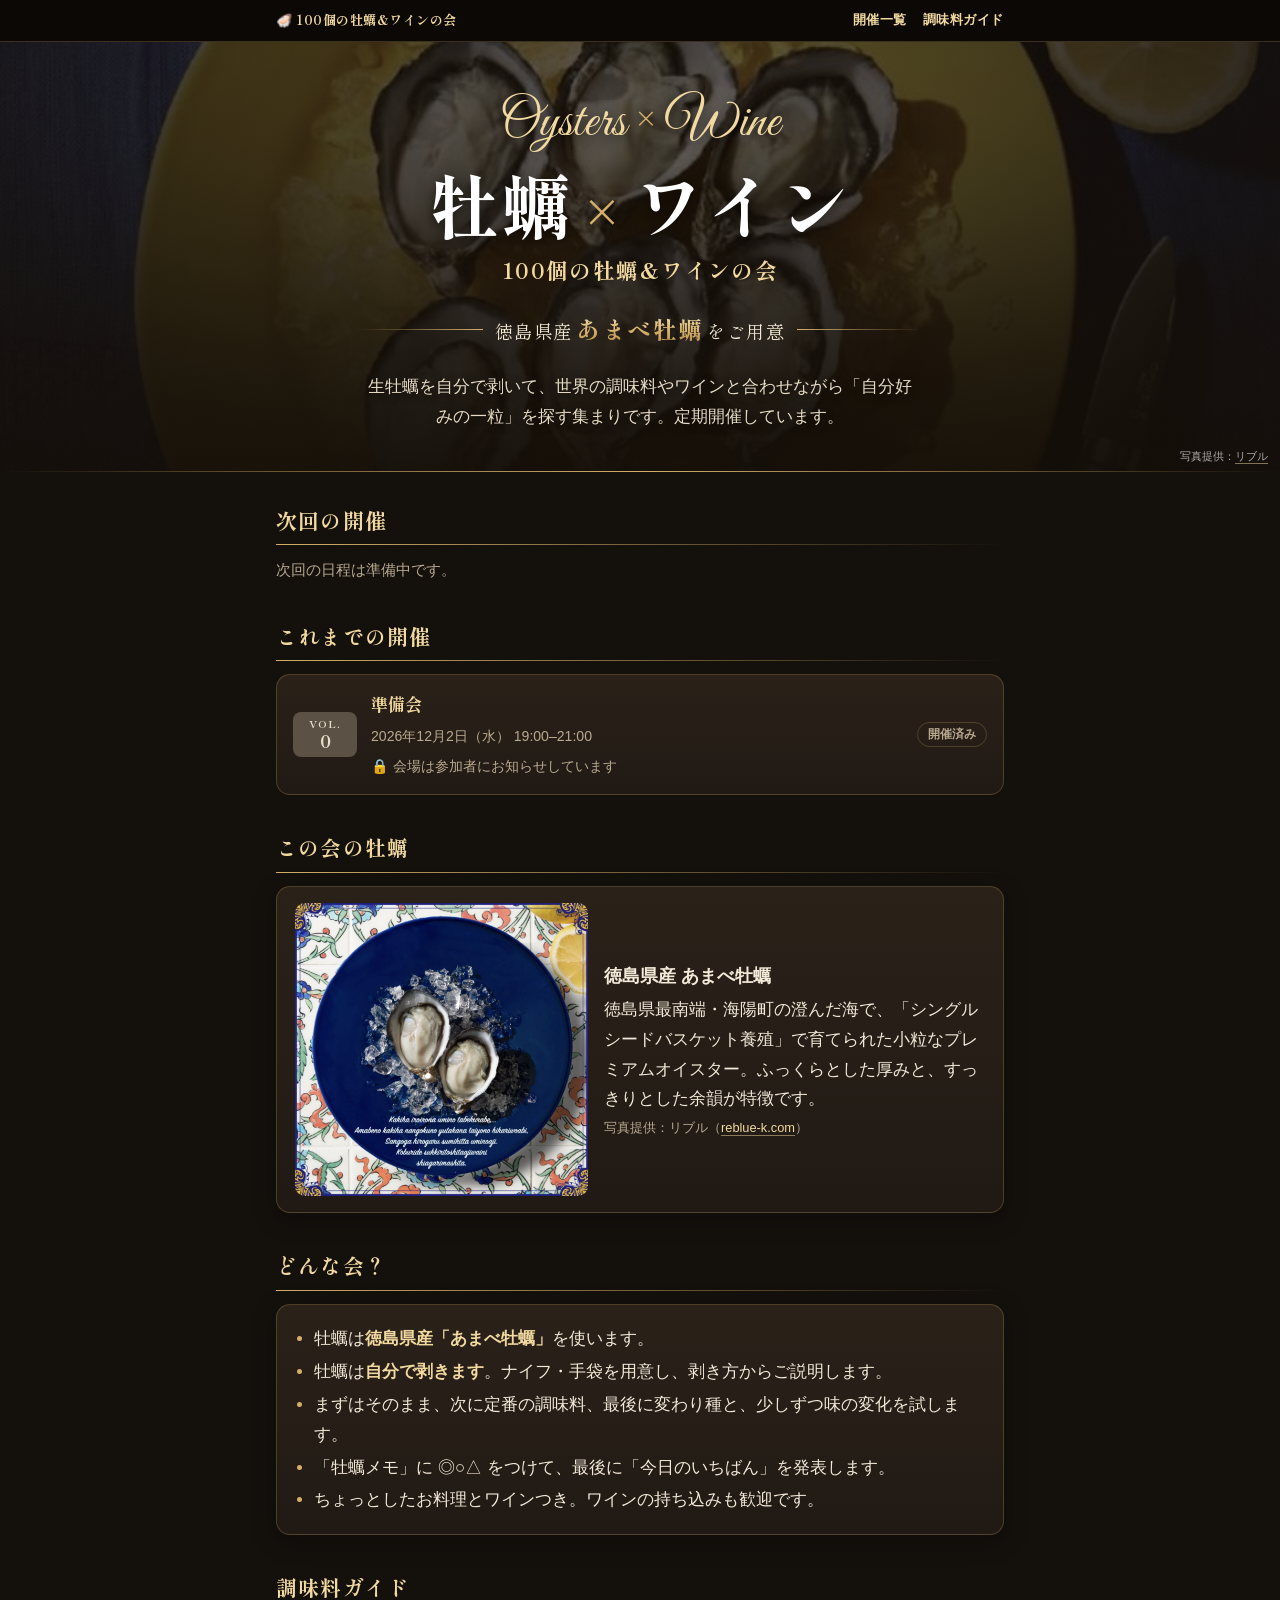
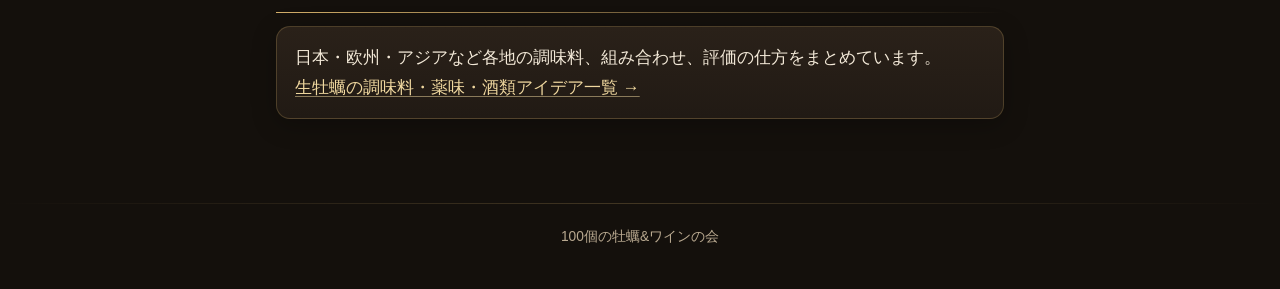
<file: index.html>
<!DOCTYPE html>
<html lang="ja">
<head>
<meta charset="utf-8">
<meta name="viewport" content="width=device-width, initial-scale=1">
<title>牡蠣×ワイン｜100個の牡蠣&amp;ワインの会</title>
<link rel="preconnect" href="https://fonts.googleapis.com">
<link rel="preconnect" href="https://fonts.gstatic.com" crossorigin>
<link rel="stylesheet" href="https://fonts.googleapis.com/css2?family=Great+Vibes&family=Shippori+Mincho:wght@600;700;800&display=swap">
<link rel="stylesheet" href="assets/site.css?v=202611261133">
</head>
<body>

<nav class="sitebar"><div class="wrap">
  <a class="home" href="./">🦪 100個の牡蠣&amp;ワインの会</a>
  <a href="#events">開催一覧</a>
  <a href="guide/">調味料ガイド</a>
</div></nav>

<header class="hero photo"><div class="wrap">
    <div class="script">Oysters<span class="x">×</span>Wine</div>
    <h1 class="catch">牡蠣<span class="x">×</span>ワイン</h1>
    <div class="series">100個の牡蠣&amp;ワインの会</div>
    <div class="ribbon"><span>徳島県産<b>あまべ牡蠣</b>をご用意</span></div>
    <p class="lead">生牡蠣を自分で剥いて、世界の調味料やワインと合わせながら「自分好みの一粒」を探す集まりです。定期開催しています。</p>
  </div>
  <div class="hero-credit">写真提供：<a href="https://reblue-k.com/amabe-oyster/" target="_blank" rel="noopener">リブル</a></div>
</header>

<main><div class="wrap">

<section id="next">
  <h2>次回の開催</h2>
  <ul class="events" id="next-list"></ul>
</section>

<section id="events">
  <h2>これまでの開催</h2>
  <ul class="events" id="past-list"></ul>
</section>

<section id="oyster">
  <h2>この会の牡蠣</h2>
  <div class="card feature-photo">
    <img src="assets/img/amabe/oysters-tile.jpg" alt="青い皿にのったあまべ牡蠣" loading="lazy">
    <div>
      <p style="font-size:1.15rem;font-weight:800;color:var(--accent-2)">徳島県産 あまべ牡蠣</p>
      <p>徳島県最南端・海陽町の澄んだ海で、「シングルシードバスケット養殖」で育てられた小粒なプレミアムオイスター。ふっくらとした厚みと、すっきりとした余韻が特徴です。</p>
      <p class="credit">写真提供：リブル（<a href="https://reblue-k.com/amabe-oyster/" target="_blank" rel="noopener">reblue-k.com</a>）</p>
    </div>
  </div>
</section>

<section id="about">
  <h2>どんな会？</h2>
  <div class="card">
    <ul class="pts">
      <li>牡蠣は<strong>徳島県産「あまべ牡蠣」</strong>を使います。</li>
      <li>牡蠣は<strong>自分で剥きます</strong>。ナイフ・手袋を用意し、剥き方からご説明します。</li>
      <li>まずはそのまま、次に定番の調味料、最後に変わり種と、少しずつ味の変化を試します。</li>
      <li>「牡蠣メモ」に ◎○△ をつけて、最後に「今日のいちばん」を発表します。</li>
      <li>ちょっとしたお料理とワインつき。ワインの持ち込みも歓迎です。</li>
    </ul>
  </div>
</section>

<section>
  <h2>調味料ガイド</h2>
  <div class="card">日本・欧州・アジアなど各地の調味料、組み合わせ、評価の仕方をまとめています。<br><a href="guide/">生牡蠣の調味料・薬味・酒類アイデア一覧 →</a></div>
</section>

</div></main>

<footer><div class="wrap">100個の牡蠣&amp;ワインの会</div></footer>

<script src="assets/events.js?v=202611261133"></script>
<script src="assets/presets.js?v=202611261133"></script>
<script src="assets/venue.js?v=202611261133"></script>
<script>
(function(){
  var today=new Date(Date.now()+9*3600e3).toISOString().slice(0,10); // Japan date
  var evs=(window.EVENTS||[]).slice().sort(function(a,b){return a.date<b.date?-1:1});
  var next=evs.filter(function(e){return e.date>=today});
  var past=evs.filter(function(e){return e.date<today}).reverse();
  var W='日月火水木金土';
  function esc(s){return String(s==null?'':s).replace(/[&<>"]/g,function(c){return{'&':'&amp;','<':'&lt;','>':'&gt;','"':'&quot;'}[c]})}
  function fmt(d){var p=d.split('-');var w=W[new Date(Date.UTC(+p[0],p[1]-1,+p[2])).getUTCDay()];return +p[0]+'年'+(+p[1])+'月'+(+p[2])+'日（'+w+'）'}
  function venueName(k){
    var VL=window.VenueLock,v=VL?VL.get(k):(window.VENUES||{})[k];
    if(v&&!v.locked)return esc(v.name)+(v.area?'（'+esc(v.area)+'）':'');
    return '<span class="lock">🔒 会場は参加者にお知らせしています</span>';
  }
  function card(e,isPast){
    return '<li><a class="ev'+(isPast?' past':'')+'" href="'+esc(e.path)+'">'+
      '<span class="no"><small>VOL.</small>'+esc(e.vol)+'</span>'+
      '<span class="body"><span class="ttl">'+esc(e.title||('vol.'+e.vol))+'</span><br>'+
      '<span class="meta">'+fmt(e.date)+(e.start?' '+esc(e.start)+'–'+esc(e.end||''):'')+'<br>'+venueName(e.venue)+'</span></span>'+
      '<span class="badge">'+(isPast?'開催済み':(e===next[0]?'次回':'予定'))+'</span></a></li>';
  }
  document.getElementById('next-list').innerHTML=next.length?next.map(function(e){return card(e,false)}).join(''):'<li class="empty">次回の日程は準備中です。</li>';
  document.getElementById('past-list').innerHTML=past.length?past.map(function(e){return card(e,true)}).join(''):'<li class="empty">まだありません。</li>';
})();
</script>
</body>
</html>
</file>
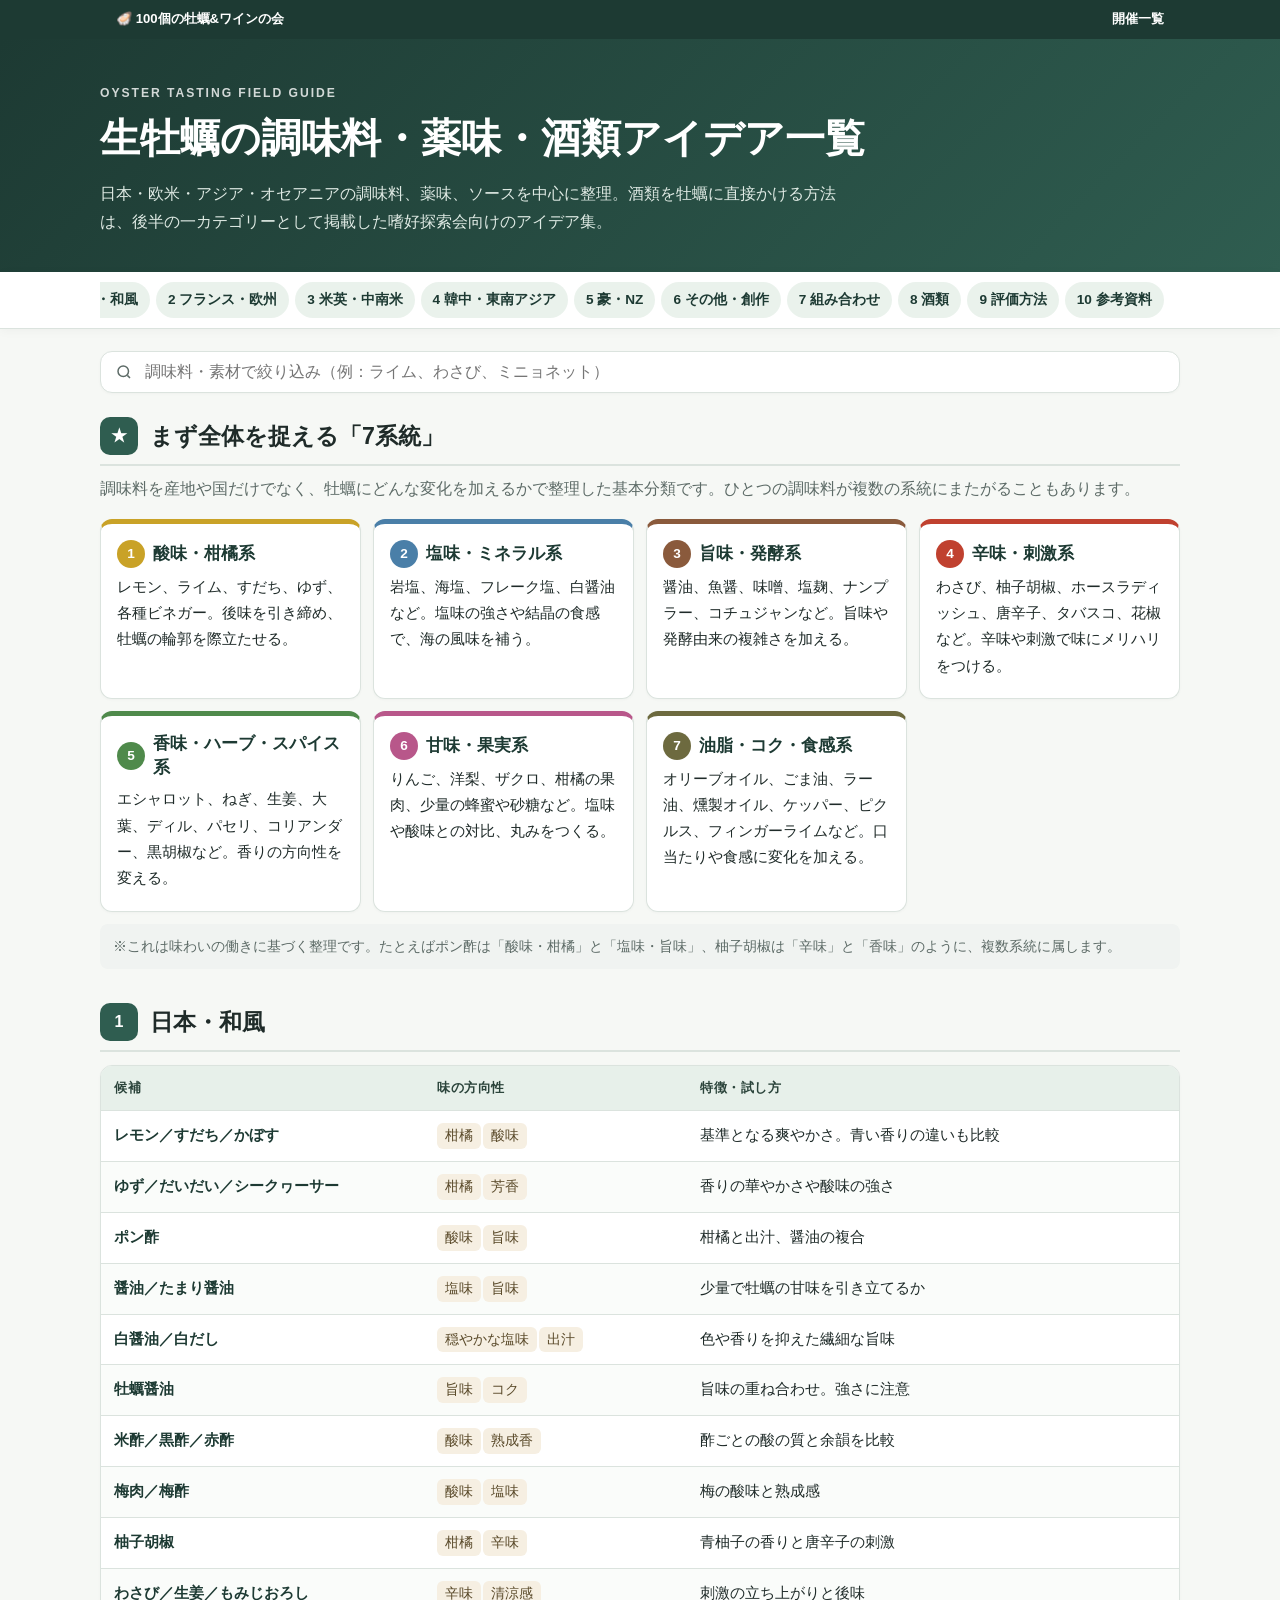
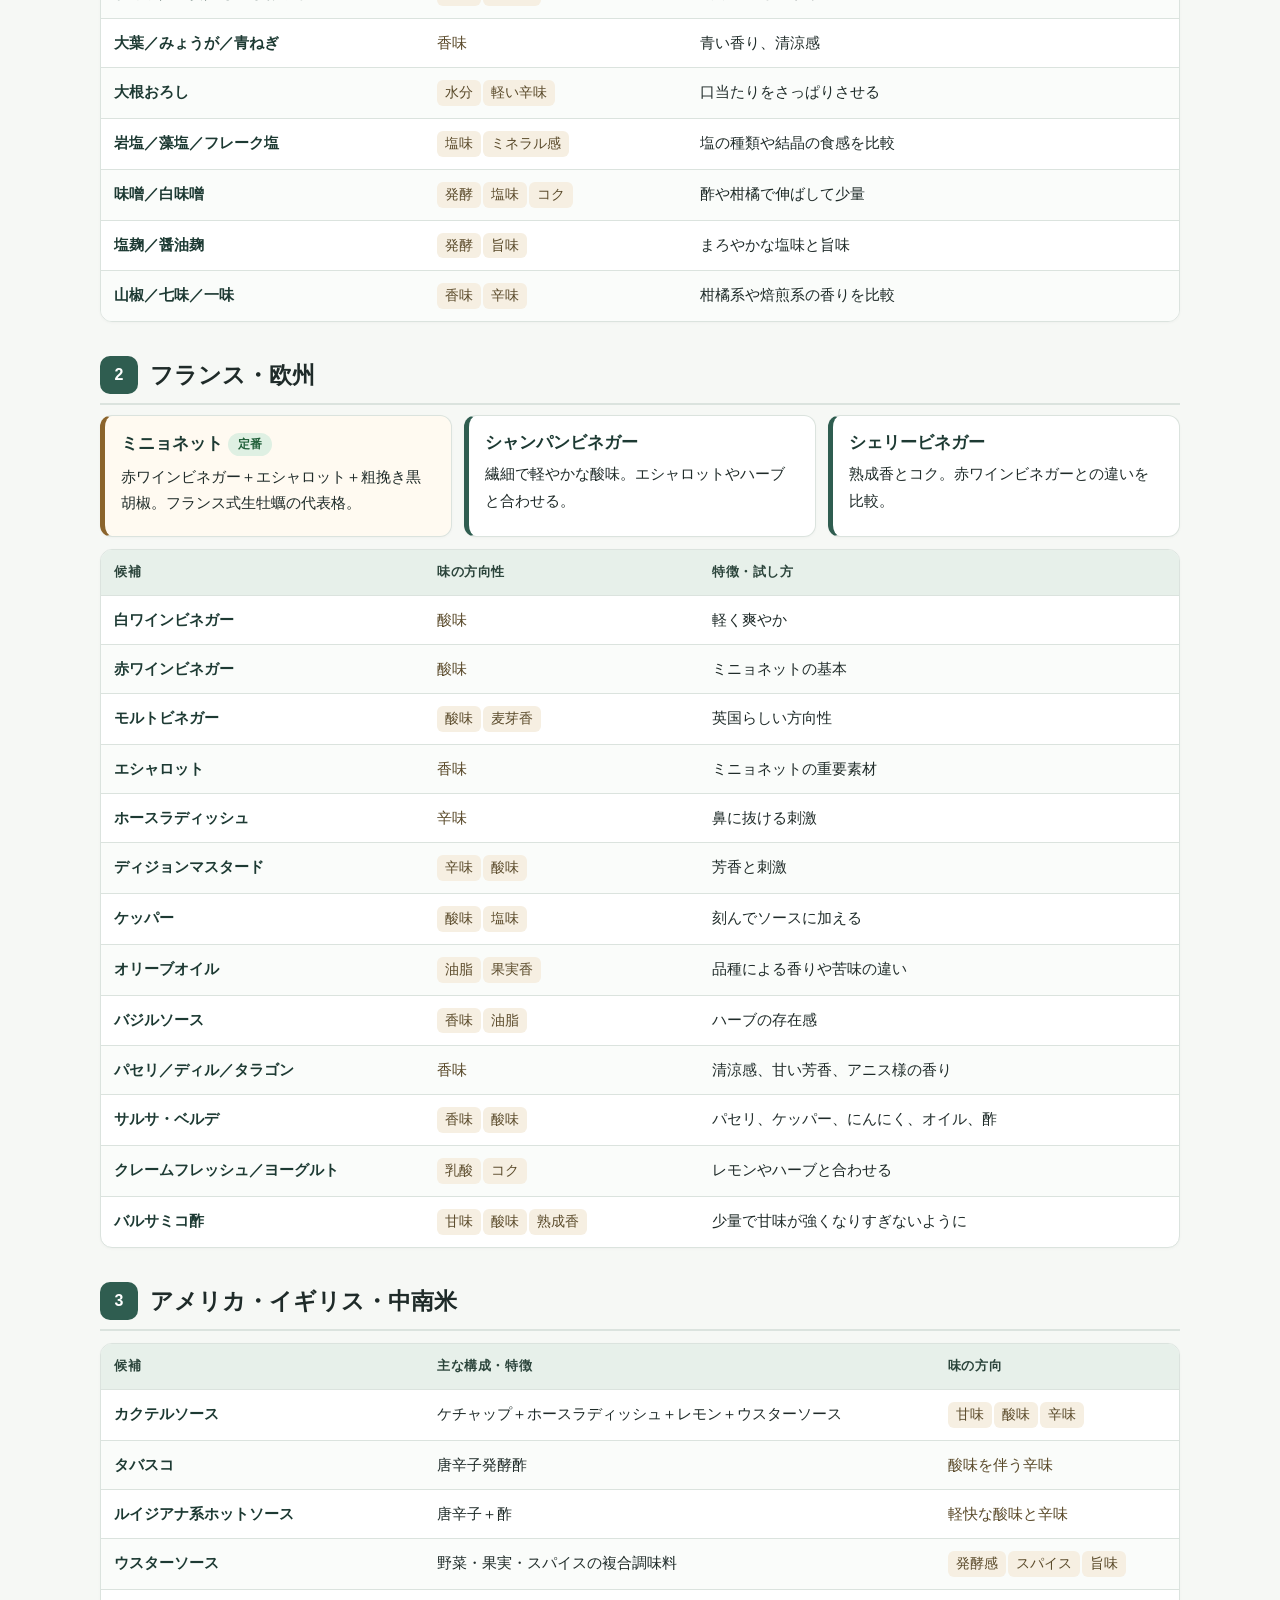
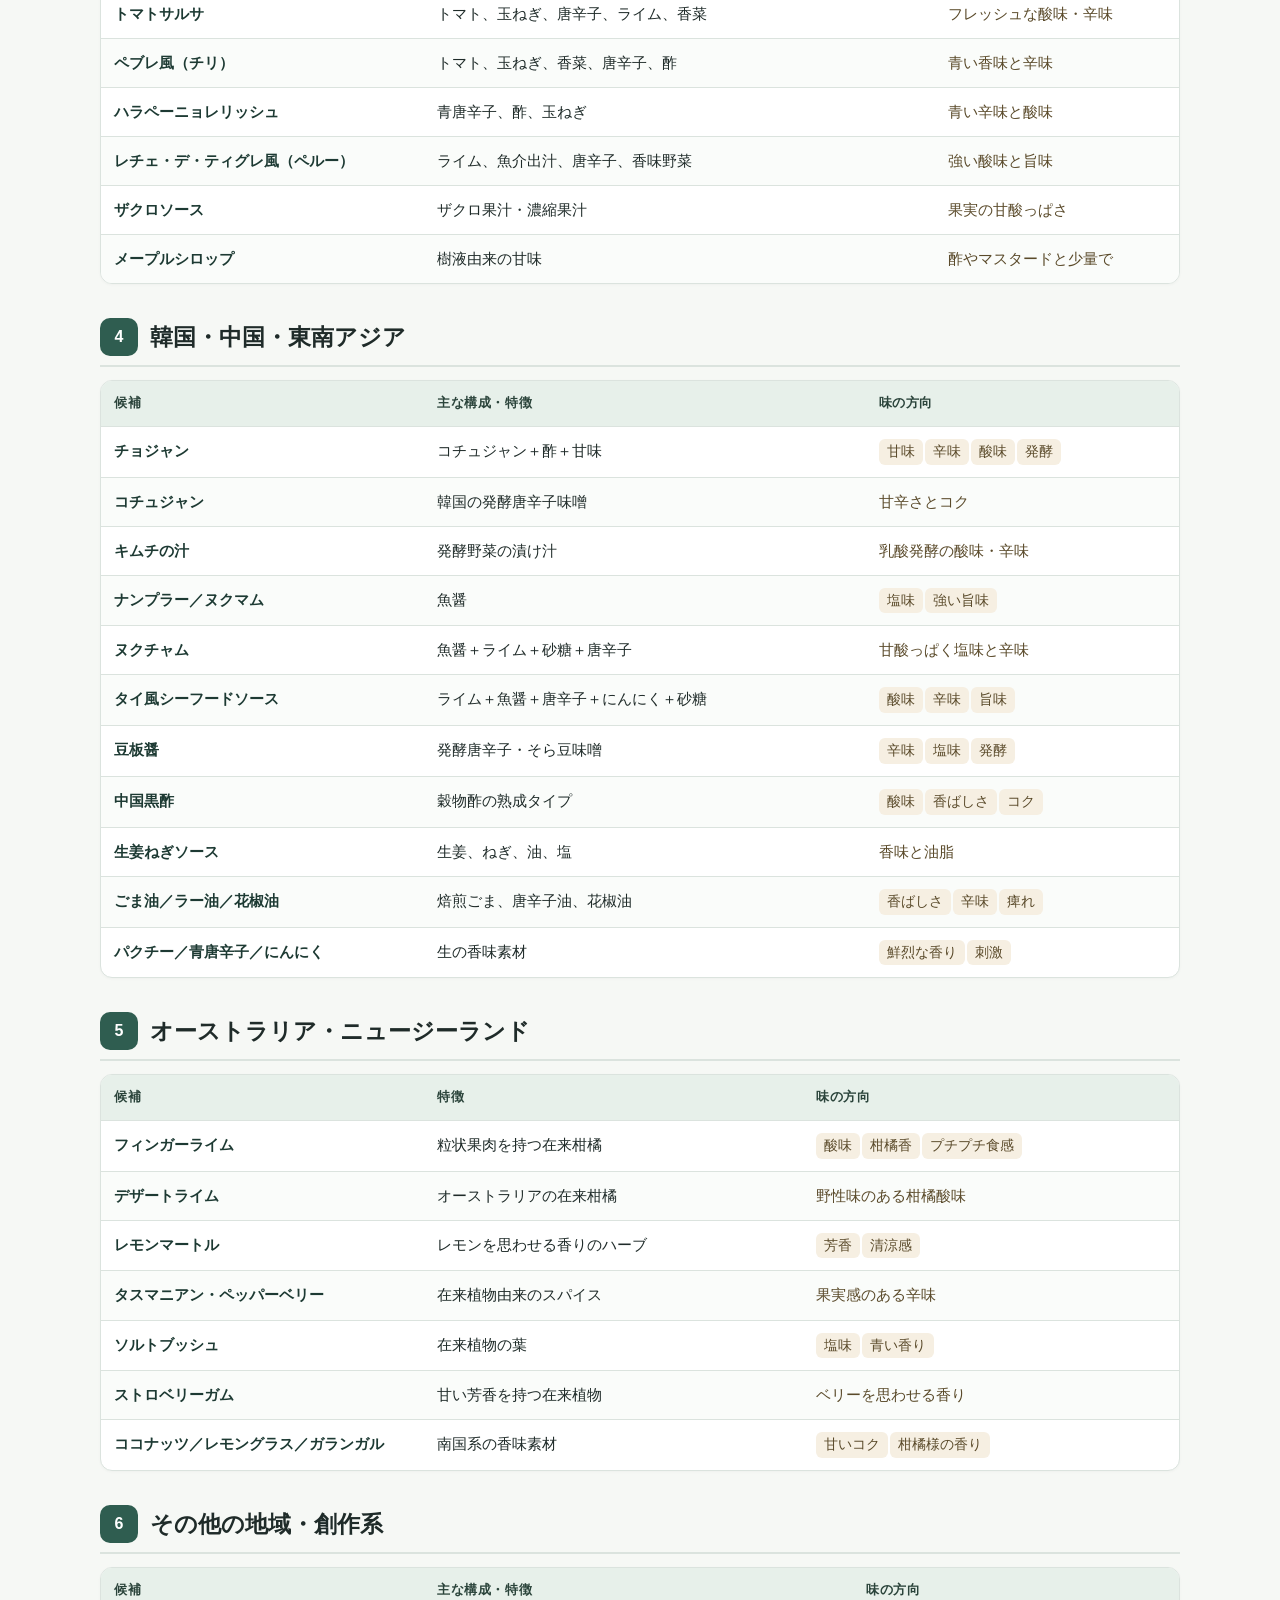
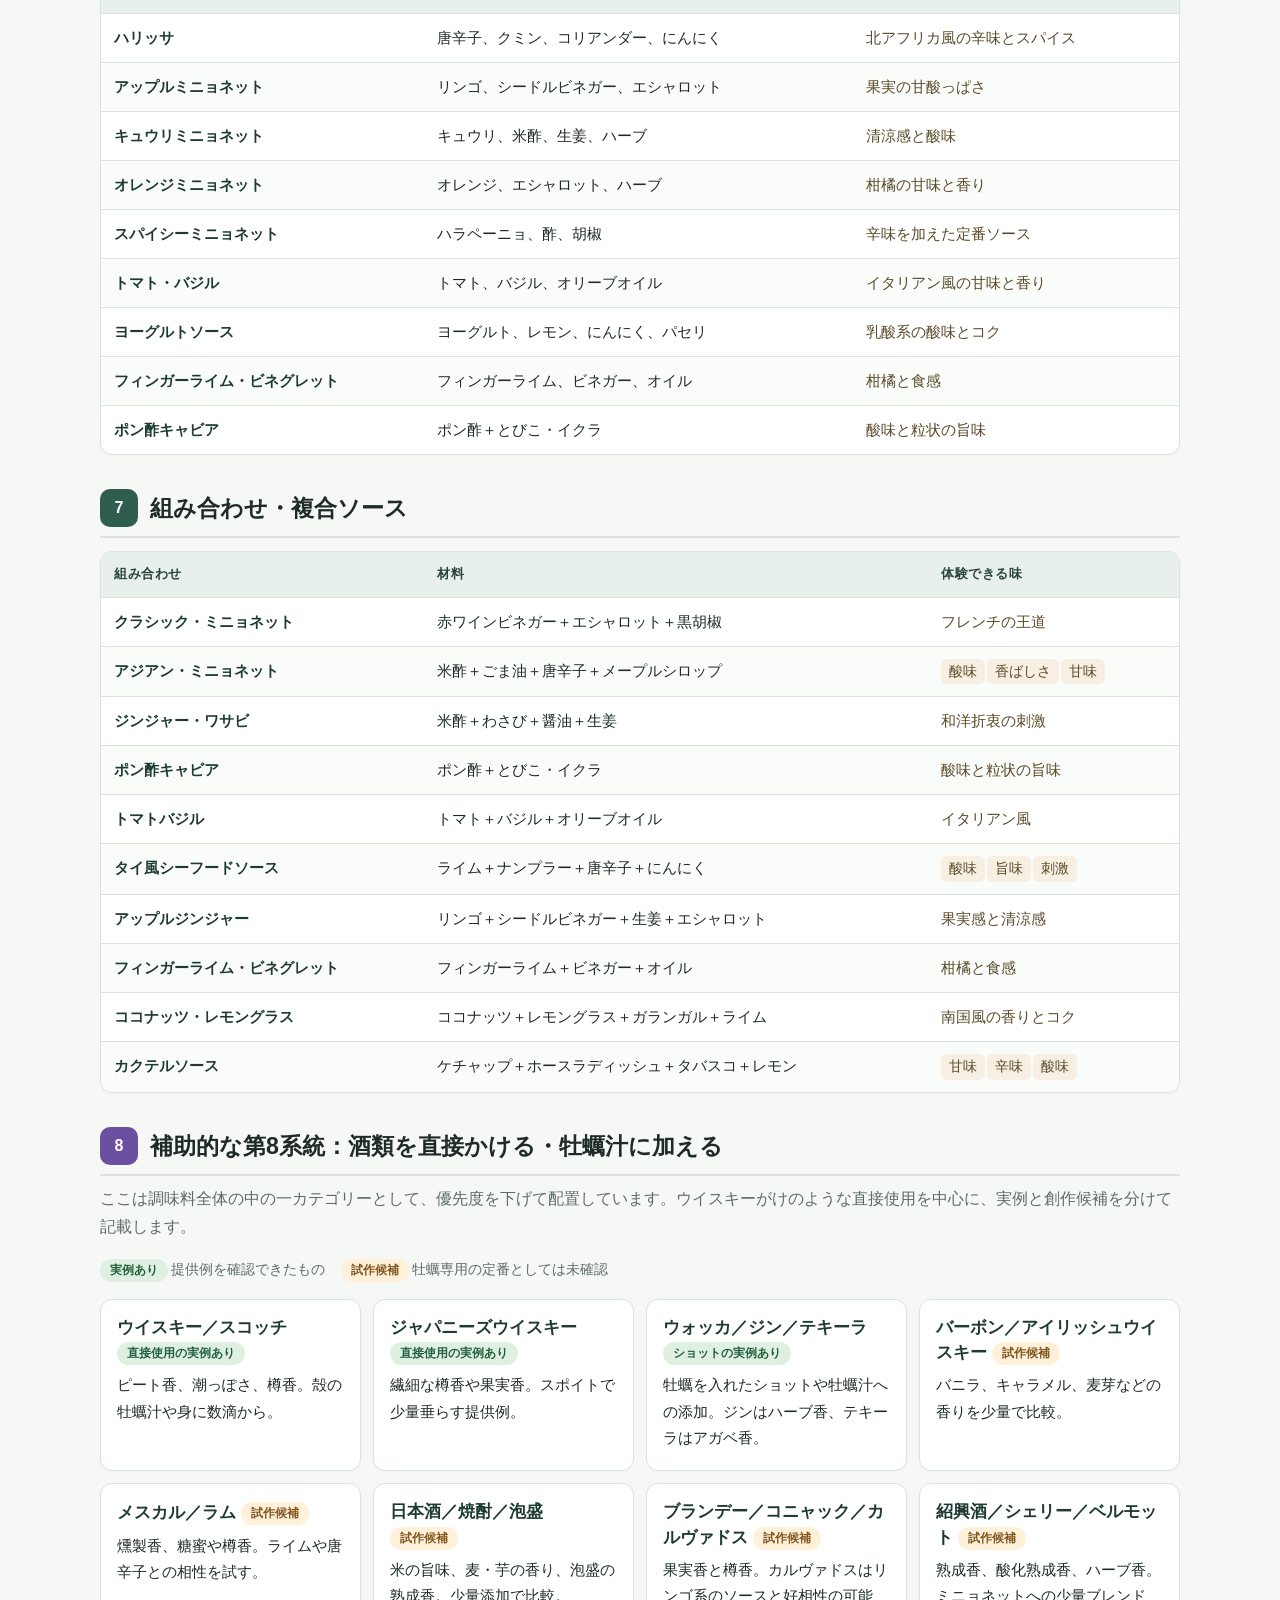
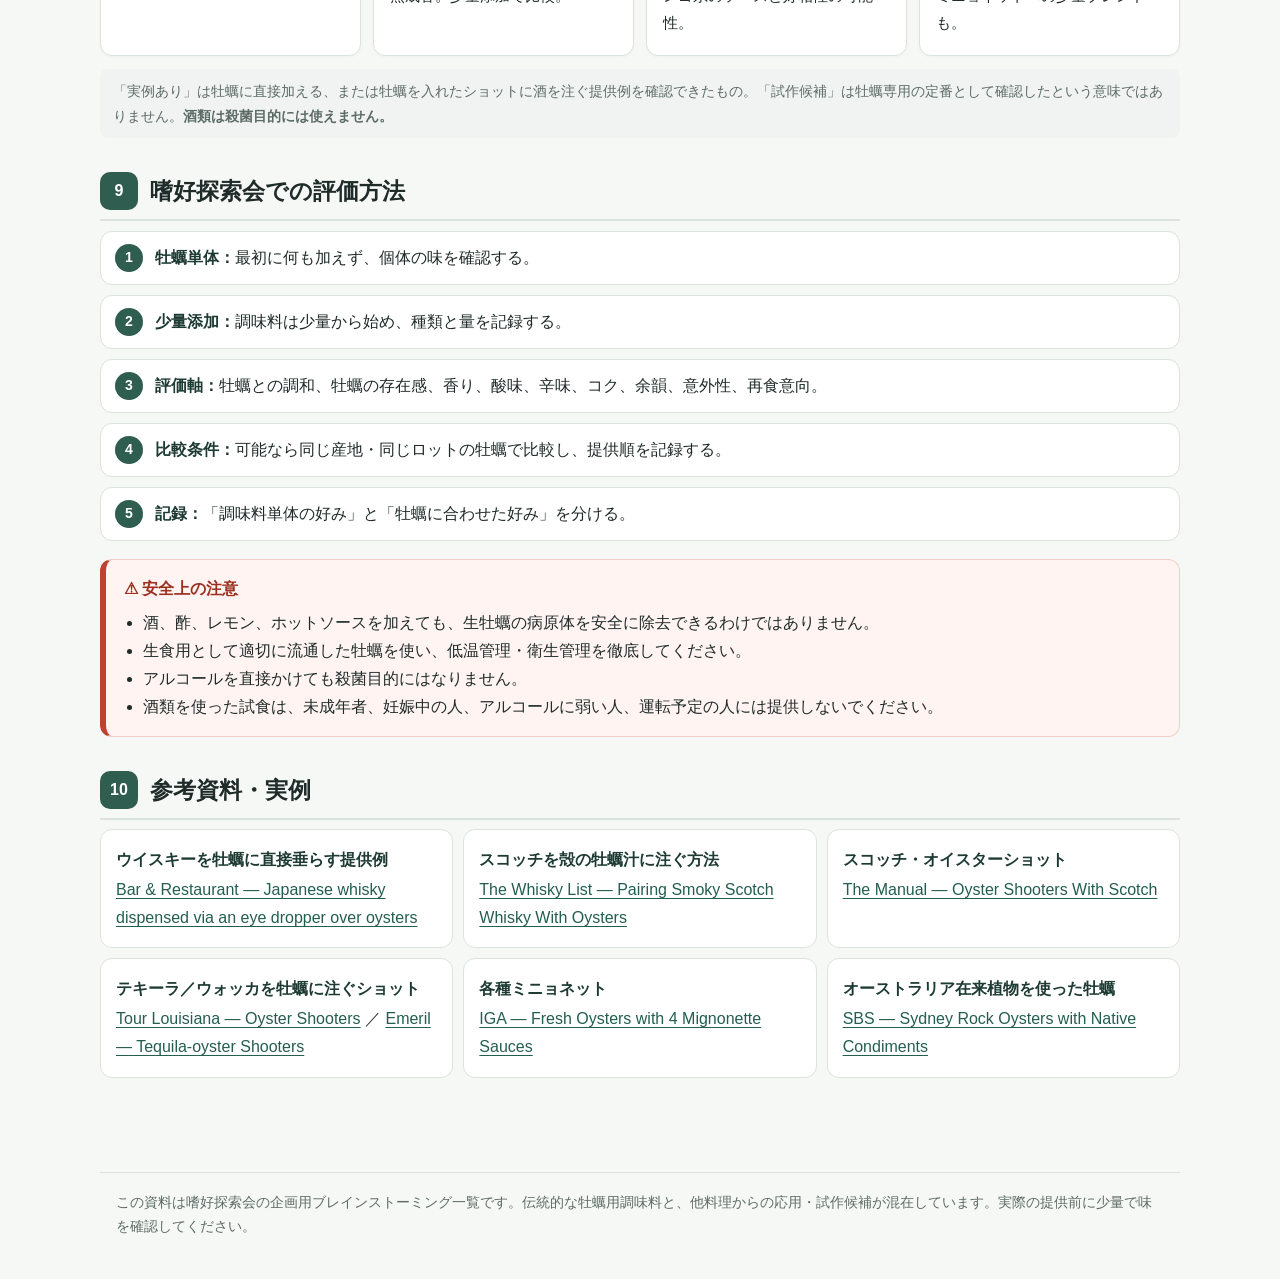
<file: guide/index.html>
<!DOCTYPE html>
<html lang="ja">
<head>
<meta charset="utf-8">
<meta name="viewport" content="width=device-width, initial-scale=1">
<title>生牡蠣の調味料・薬味・酒類アイデア一覧</title>
<style>
:root{
  --ink:#1f2b29;--muted:#5d6b67;--line:#dbe3de;--paper:#f6f8f5;--card:#fff;
  --accent:#2f5d50;--accent-2:#1d3a33;--soft:#eaf2ec;--gold:#8b642c;
  --c1:#c9a227;--c2:#4a7fa8;--c3:#8a5a3c;--c4:#c0412f;--c5:#4f8a4b;--c6:#b8578a;--c7:#6d6a3f;--c8:#6b4fa0;
  --radius:12px;
}
*{box-sizing:border-box}
html{scroll-behavior:smooth;scroll-padding-top:70px}
body{margin:0;background:var(--paper);color:var(--ink);font-family:-apple-system,BlinkMacSystemFont,"Hiragino Kaku Gothic ProN","Hiragino Sans","Yu Gothic",Meiryo,sans-serif;line-height:1.75;font-size:16px;-webkit-text-size-adjust:100%}
a{color:#245e50;text-decoration-thickness:1px;text-underline-offset:3px}

/* Header */
header.hero{background:linear-gradient(135deg,#1d3a33 0%,#2f5d50 100%);color:#fff;padding:44px 22px 36px}
.wrap{max-width:1080px;margin:auto}
.eyebrow{letter-spacing:.16em;text-transform:uppercase;font-size:.76rem;opacity:.8;font-weight:600}
h1{font-size:clamp(1.6rem,4.2vw,2.5rem);line-height:1.3;margin:.5rem 0 1rem;font-weight:800}
.hero p{max-width:760px;margin:0;color:#dfeae4}

/* Sticky nav */
nav.toc{position:sticky;top:0;z-index:20;background:rgba(255,255,255,.96);backdrop-filter:blur(8px);-webkit-backdrop-filter:blur(8px);border-bottom:1px solid var(--line);box-shadow:0 2px 10px rgba(0,0,0,.04)}
nav.toc .wrap{display:flex;gap:6px;overflow-x:auto;padding:10px 16px;scrollbar-width:none}
nav.toc .wrap::-webkit-scrollbar{display:none}
nav.toc a{flex:0 0 auto;text-decoration:none;color:var(--accent-2);font-size:.85rem;font-weight:600;padding:6px 12px;border-radius:99px;background:var(--soft);white-space:nowrap;transition:background .15s,color .15s}
nav.toc a:hover,nav.toc a.active{background:var(--accent);color:#fff}

main{padding:22px 16px 60px}
main>.wrap>section{margin-bottom:34px}

/* Search */
.search{display:flex;align-items:center;gap:10px;background:var(--card);border:1px solid var(--line);border-radius:var(--radius);padding:10px 14px;margin:0 0 24px;box-shadow:0 1px 3px rgba(0,0,0,.03)}
.search input{flex:1;border:0;outline:0;font-size:1rem;background:transparent;color:var(--ink);min-width:0}
.search .count{font-size:.8rem;color:var(--muted);white-space:nowrap}
.search svg{flex:0 0 18px;color:var(--muted)}

/* Headings */
.sec-head{display:flex;align-items:center;gap:12px;margin:0 0 .6rem;padding-bottom:.55rem;border-bottom:2px solid var(--line)}
.sec-num{flex:0 0 auto;display:inline-flex;align-items:center;justify-content:center;min-width:38px;height:38px;padding:0 8px;border-radius:10px;background:var(--accent);color:#fff;font-weight:800;font-size:1rem}
.sec-num.sub{background:var(--c8)}
h2{font-size:clamp(1.2rem,3vw,1.45rem);line-height:1.4;margin:0}
p.lead{color:var(--muted);margin:.2rem 0 1rem}

/* Seven-systems cards */
.grid{display:grid;grid-template-columns:repeat(auto-fit,minmax(240px,1fr));gap:12px}
.card{border:1px solid var(--line);background:var(--card);border-radius:var(--radius);padding:15px 16px;box-shadow:0 1px 3px rgba(0,0,0,.03)}
.card h3{margin:.05rem 0 .35rem;font-size:1.05rem;color:var(--accent-2);line-height:1.45}
.card p{margin:.25rem 0;font-size:.94rem}
.sys{border-top:5px solid var(--sc)}
.sys h3{display:flex;align-items:center;gap:8px}
.sys .dot{flex:0 0 28px;height:28px;border-radius:50%;background:var(--sc);color:#fff;display:inline-flex;align-items:center;justify-content:center;font-size:.85rem;font-weight:800}
.s1{--sc:var(--c1)}.s2{--sc:var(--c2)}.s3{--sc:var(--c3)}.s4{--sc:var(--c4)}.s5{--sc:var(--c5)}.s6{--sc:var(--c6)}.s7{--sc:var(--c7)}

/* Feature cards (Europe) */
.feature{border-left:5px solid var(--accent)}
.feature.classic{border-left-color:var(--gold);background:#fffaf1}

/* Tags */
.tag{display:inline-block;border-radius:99px;background:#edf1ee;color:#43554d;padding:2px 10px;font-size:.74rem;font-weight:700;margin:2px 3px 2px 0;vertical-align:middle;line-height:1.6}
.tag.real{background:#dff0e3;color:#22603a}
.tag.idea{background:#fff0d9;color:#80551d}

/* Tables */
.table-wrap{background:var(--card);border:1px solid var(--line);border-radius:var(--radius);overflow:hidden;margin:.8rem 0 1.2rem;box-shadow:0 1px 3px rgba(0,0,0,.03)}
table{width:100%;border-collapse:collapse;font-size:.93rem}
th,td{padding:11px 13px;border-bottom:1px solid var(--line);text-align:left;vertical-align:top}
th{background:#e7f0ea;color:#2b443b;font-size:.82rem;letter-spacing:.04em;font-weight:700}
tbody tr:nth-child(even){background:#fafcfa}
tbody tr:hover{background:#f0f6f1}
tr:last-child td{border-bottom:0}
td:first-child{font-weight:700;color:var(--accent-2);width:30%}
td.dir{color:#5a4a2a}
td.dir span{display:inline-block;background:#f6efe2;border-radius:6px;padding:1px 8px;margin:1px 2px 1px 0;font-size:.85rem}

.note{font-size:.88rem;color:var(--muted);background:#f0f3f1;border-radius:8px;padding:10px 13px;margin:.8rem 0 0}

/* Legend */
.legend{display:flex;flex-wrap:wrap;gap:8px 16px;font-size:.85rem;color:var(--muted);margin:.2rem 0 .9rem}

/* Event list */
.steps{list-style:none;padding:0;margin:0;display:grid;gap:10px;counter-reset:step}
.steps li{position:relative;background:var(--card);border:1px solid var(--line);border-radius:var(--radius);padding:12px 14px 12px 54px;counter-increment:step}
.steps li::before{content:counter(step);position:absolute;left:14px;top:12px;width:28px;height:28px;border-radius:50%;background:var(--accent);color:#fff;display:flex;align-items:center;justify-content:center;font-weight:800;font-size:.88rem}
.steps strong{color:var(--accent-2)}

/* Notice */
.notice{background:#fff4f1;border:1px solid #f1cfc6;border-left:6px solid #c0412f;padding:15px 18px;border-radius:var(--radius);margin:18px 0 0}
.notice strong{color:#9b2f20}
.notice ul{margin:.4rem 0 0;padding-left:1.2rem}

/* Sources */
.sources{display:grid;grid-template-columns:repeat(auto-fit,minmax(300px,1fr));gap:10px}
.source{padding:13px 15px;background:var(--card);border:1px solid var(--line);border-radius:var(--radius)}
.source p{margin:.15rem 0}
.source p:first-child{font-weight:700;color:var(--accent-2)}
.source a{word-break:break-word}

footer{max-width:1080px;margin:0 auto;border-top:1px solid var(--line);padding:18px 16px 40px;color:var(--muted);font-size:.86rem}

.to-top{position:fixed;right:16px;bottom:18px;width:46px;height:46px;border-radius:50%;background:var(--accent);color:#fff;border:0;font-size:1.2rem;box-shadow:0 4px 14px rgba(0,0,0,.18);cursor:pointer;opacity:0;pointer-events:none;transition:opacity .2s}
.to-top.show{opacity:1;pointer-events:auto}

.hidden{display:none!important}
mark{background:#ffe98a;padding:0 1px;border-radius:2px}

/* Mobile: tables become cards */
@media(max-width:640px){
  body{font-size:15px}
  header.hero{padding:30px 18px 26px}
  main{padding:16px 12px 50px}
  .table-wrap{background:transparent;border:0;box-shadow:none;overflow:visible}
  table,thead,tbody,tr,td{display:block;width:100%}
  thead{display:none}
  tbody tr{background:var(--card)!important;border:1px solid var(--line);border-radius:10px;margin:0 0 9px;padding:10px 13px}
  td{border:0;padding:3px 0;width:auto!important}
  td:first-child{font-size:1.02rem;padding-bottom:5px;margin-bottom:4px;border-bottom:1px dashed var(--line)}
  td:not(:first-child)::before{content:attr(data-label);display:block;font-size:.72rem;font-weight:700;color:var(--muted);letter-spacing:.04em}
}
@media print{
  nav.toc,.search,.to-top{display:none}
  header.hero{background:#1d3a33;-webkit-print-color-adjust:exact;print-color-adjust:exact}
  .card,.table-wrap,.source,.steps li{break-inside:avoid}
}
</style>
</head>
<body>

<div style="background:#1d3a33;font-size:.82rem"><div class="wrap" style="display:flex;gap:16px;padding:8px 16px;white-space:nowrap;overflow-x:auto">
  <a href="../" style="color:#fff;text-decoration:none;font-weight:600;margin-right:auto">🦪 100個の牡蠣&amp;ワインの会</a>
  <a href="../#events" style="color:#fff;text-decoration:none;font-weight:600">開催一覧</a>
</div></div>

<header class="hero"><div class="wrap">
  <div class="eyebrow">Oyster Tasting Field Guide</div>
  <h1>生牡蠣の調味料・薬味・酒類アイデア一覧</h1>
  <p>日本・欧米・アジア・オセアニアの調味料、薬味、ソースを中心に整理。酒類を牡蠣に直接かける方法は、後半の一カテゴリーとして掲載した嗜好探索会向けのアイデア集。</p>
</div></header>

<nav class="toc" aria-label="目次"><div class="wrap">
  <a href="#seven-systems">7系統</a>
  <a href="#japan">1 日本・和風</a>
  <a href="#europe">2 フランス・欧州</a>
  <a href="#americas">3 米英・中南米</a>
  <a href="#asia">4 韓中・東南アジア</a>
  <a href="#oceania">5 豪・NZ</a>
  <a href="#other">6 その他・創作</a>
  <a href="#pairings">7 組み合わせ</a>
  <a href="#alcohol">8 酒類</a>
  <a href="#event">9 評価方法</a>
  <a href="#sources">10 参考資料</a>
</div></nav>

<main><div class="wrap">

<label class="search">
  <svg width="18" height="18" viewBox="0 0 24 24" fill="none" stroke="currentColor" stroke-width="2" aria-hidden="true"><circle cx="11" cy="11" r="7"/><path d="m20 20-3.5-3.5"/></svg>
  <input id="q" type="search" placeholder="調味料・素材で絞り込み（例：ライム、わさび、ミニョネット）" autocomplete="off">
  <span class="count" id="qcount"></span>
</label>

<section id="seven-systems">
  <div class="sec-head"><span class="sec-num">★</span><h2>まず全体を捉える「7系統」</h2></div>
  <p class="lead">調味料を産地や国だけでなく、牡蠣にどんな変化を加えるかで整理した基本分類です。ひとつの調味料が複数の系統にまたがることもあります。</p>
  <div class="grid">
    <div class="card sys s1 f"><h3><span class="dot">1</span>酸味・柑橘系</h3><p>レモン、ライム、すだち、ゆず、各種ビネガー。後味を引き締め、牡蠣の輪郭を際立たせる。</p></div>
    <div class="card sys s2 f"><h3><span class="dot">2</span>塩味・ミネラル系</h3><p>岩塩、海塩、フレーク塩、白醤油など。塩味の強さや結晶の食感で、海の風味を補う。</p></div>
    <div class="card sys s3 f"><h3><span class="dot">3</span>旨味・発酵系</h3><p>醤油、魚醤、味噌、塩麹、ナンプラー、コチュジャンなど。旨味や発酵由来の複雑さを加える。</p></div>
    <div class="card sys s4 f"><h3><span class="dot">4</span>辛味・刺激系</h3><p>わさび、柚子胡椒、ホースラディッシュ、唐辛子、タバスコ、花椒など。辛味や刺激で味にメリハリをつける。</p></div>
    <div class="card sys s5 f"><h3><span class="dot">5</span>香味・ハーブ・スパイス系</h3><p>エシャロット、ねぎ、生姜、大葉、ディル、パセリ、コリアンダー、黒胡椒など。香りの方向性を変える。</p></div>
    <div class="card sys s6 f"><h3><span class="dot">6</span>甘味・果実系</h3><p>りんご、洋梨、ザクロ、柑橘の果肉、少量の蜂蜜や砂糖など。塩味や酸味との対比、丸みをつくる。</p></div>
    <div class="card sys s7 f"><h3><span class="dot">7</span>油脂・コク・食感系</h3><p>オリーブオイル、ごま油、ラー油、燻製オイル、ケッパー、ピクルス、フィンガーライムなど。口当たりや食感に変化を加える。</p></div>
  </div>
  <p class="note">※これは味わいの働きに基づく整理です。たとえばポン酢は「酸味・柑橘」と「塩味・旨味」、柚子胡椒は「辛味」と「香味」のように、複数系統に属します。</p>
</section>

<section id="japan">
  <div class="sec-head"><span class="sec-num">1</span><h2>日本・和風</h2></div>
  <div class="table-wrap"><table><thead><tr><th>候補</th><th>味の方向性</th><th>特徴・試し方</th></tr></thead><tbody>
  <tr><td>レモン／すだち／かぼす</td><td class="dir">柑橘・酸味</td><td>基準となる爽やかさ。青い香りの違いも比較</td></tr>
  <tr><td>ゆず／だいだい／シークヮーサー</td><td class="dir">柑橘・芳香</td><td>香りの華やかさや酸味の強さ</td></tr>
  <tr><td>ポン酢</td><td class="dir">酸味・旨味</td><td>柑橘と出汁、醤油の複合</td></tr>
  <tr><td>醤油／たまり醤油</td><td class="dir">塩味・旨味</td><td>少量で牡蠣の甘味を引き立てるか</td></tr>
  <tr><td>白醤油／白だし</td><td class="dir">穏やかな塩味・出汁</td><td>色や香りを抑えた繊細な旨味</td></tr>
  <tr><td>牡蠣醤油</td><td class="dir">旨味・コク</td><td>旨味の重ね合わせ。強さに注意</td></tr>
  <tr><td>米酢／黒酢／赤酢</td><td class="dir">酸味・熟成香</td><td>酢ごとの酸の質と余韻を比較</td></tr>
  <tr><td>梅肉／梅酢</td><td class="dir">酸味・塩味</td><td>梅の酸味と熟成感</td></tr>
  <tr><td>柚子胡椒</td><td class="dir">柑橘・辛味</td><td>青柚子の香りと唐辛子の刺激</td></tr>
  <tr><td>わさび／生姜／もみじおろし</td><td class="dir">辛味・清涼感</td><td>刺激の立ち上がりと後味</td></tr>
  <tr><td>大葉／みょうが／青ねぎ</td><td class="dir">香味</td><td>青い香り、清涼感</td></tr>
  <tr><td>大根おろし</td><td class="dir">水分・軽い辛味</td><td>口当たりをさっぱりさせる</td></tr>
  <tr><td>岩塩／藻塩／フレーク塩</td><td class="dir">塩味・ミネラル感</td><td>塩の種類や結晶の食感を比較</td></tr>
  <tr><td>味噌／白味噌</td><td class="dir">発酵・塩味・コク</td><td>酢や柑橘で伸ばして少量</td></tr>
  <tr><td>塩麹／醤油麹</td><td class="dir">発酵・旨味</td><td>まろやかな塩味と旨味</td></tr>
  <tr><td>山椒／七味／一味</td><td class="dir">香味・辛味</td><td>柑橘系や焙煎系の香りを比較</td></tr>
  </tbody></table></div>
</section>

<section id="europe">
  <div class="sec-head"><span class="sec-num">2</span><h2>フランス・欧州</h2></div>
  <div class="grid">
    <div class="card feature classic f"><h3>ミニョネット <span class="tag real">定番</span></h3><p>赤ワインビネガー＋エシャロット＋粗挽き黒胡椒。フランス式生牡蠣の代表格。</p></div>
    <div class="card feature f"><h3>シャンパンビネガー</h3><p>繊細で軽やかな酸味。エシャロットやハーブと合わせる。</p></div>
    <div class="card feature f"><h3>シェリービネガー</h3><p>熟成香とコク。赤ワインビネガーとの違いを比較。</p></div>
  </div>
  <div class="table-wrap"><table><thead><tr><th>候補</th><th>味の方向性</th><th>特徴・試し方</th></tr></thead><tbody>
  <tr><td>白ワインビネガー</td><td class="dir">酸味</td><td>軽く爽やか</td></tr>
  <tr><td>赤ワインビネガー</td><td class="dir">酸味</td><td>ミニョネットの基本</td></tr>
  <tr><td>モルトビネガー</td><td class="dir">酸味・麦芽香</td><td>英国らしい方向性</td></tr>
  <tr><td>エシャロット</td><td class="dir">香味</td><td>ミニョネットの重要素材</td></tr>
  <tr><td>ホースラディッシュ</td><td class="dir">辛味</td><td>鼻に抜ける刺激</td></tr>
  <tr><td>ディジョンマスタード</td><td class="dir">辛味・酸味</td><td>芳香と刺激</td></tr>
  <tr><td>ケッパー</td><td class="dir">酸味・塩味</td><td>刻んでソースに加える</td></tr>
  <tr><td>オリーブオイル</td><td class="dir">油脂・果実香</td><td>品種による香りや苦味の違い</td></tr>
  <tr><td>バジルソース</td><td class="dir">香味・油脂</td><td>ハーブの存在感</td></tr>
  <tr><td>パセリ／ディル／タラゴン</td><td class="dir">香味</td><td>清涼感、甘い芳香、アニス様の香り</td></tr>
  <tr><td>サルサ・ベルデ</td><td class="dir">香味・酸味</td><td>パセリ、ケッパー、にんにく、オイル、酢</td></tr>
  <tr><td>クレームフレッシュ／ヨーグルト</td><td class="dir">乳酸・コク</td><td>レモンやハーブと合わせる</td></tr>
  <tr><td>バルサミコ酢</td><td class="dir">甘味・酸味・熟成香</td><td>少量で甘味が強くなりすぎないように</td></tr>
  </tbody></table></div>
</section>

<section id="americas">
  <div class="sec-head"><span class="sec-num">3</span><h2>アメリカ・イギリス・中南米</h2></div>
  <div class="table-wrap"><table><thead><tr><th>候補</th><th>主な構成・特徴</th><th>味の方向</th></tr></thead><tbody>
  <tr><td>カクテルソース</td><td>ケチャップ＋ホースラディッシュ＋レモン＋ウスターソース</td><td class="dir">甘味・酸味・辛味</td></tr>
  <tr><td>タバスコ</td><td>唐辛子発酵酢</td><td class="dir">酸味を伴う辛味</td></tr>
  <tr><td>ルイジアナ系ホットソース</td><td>唐辛子＋酢</td><td class="dir">軽快な酸味と辛味</td></tr>
  <tr><td>ウスターソース</td><td>野菜・果実・スパイスの複合調味料</td><td class="dir">発酵感・スパイス・旨味</td></tr>
  <tr><td>トマトサルサ</td><td>トマト、玉ねぎ、唐辛子、ライム、香菜</td><td class="dir">フレッシュな酸味・辛味</td></tr>
  <tr><td>ペブレ風（チリ）</td><td>トマト、玉ねぎ、香菜、唐辛子、酢</td><td class="dir">青い香味と辛味</td></tr>
  <tr><td>ハラペーニョレリッシュ</td><td>青唐辛子、酢、玉ねぎ</td><td class="dir">青い辛味と酸味</td></tr>
  <tr><td>レチェ・デ・ティグレ風（ペルー）</td><td>ライム、魚介出汁、唐辛子、香味野菜</td><td class="dir">強い酸味と旨味</td></tr>
  <tr><td>ザクロソース</td><td>ザクロ果汁・濃縮果汁</td><td class="dir">果実の甘酸っぱさ</td></tr>
  <tr><td>メープルシロップ</td><td>樹液由来の甘味</td><td class="dir">酢やマスタードと少量で</td></tr>
  </tbody></table></div>
</section>

<section id="asia">
  <div class="sec-head"><span class="sec-num">4</span><h2>韓国・中国・東南アジア</h2></div>
  <div class="table-wrap"><table><thead><tr><th>候補</th><th>主な構成・特徴</th><th>味の方向</th></tr></thead><tbody>
  <tr><td>チョジャン</td><td>コチュジャン＋酢＋甘味</td><td class="dir">甘味・辛味・酸味・発酵</td></tr>
  <tr><td>コチュジャン</td><td>韓国の発酵唐辛子味噌</td><td class="dir">甘辛さとコク</td></tr>
  <tr><td>キムチの汁</td><td>発酵野菜の漬け汁</td><td class="dir">乳酸発酵の酸味・辛味</td></tr>
  <tr><td>ナンプラー／ヌクマム</td><td>魚醤</td><td class="dir">塩味・強い旨味</td></tr>
  <tr><td>ヌクチャム</td><td>魚醤＋ライム＋砂糖＋唐辛子</td><td class="dir">甘酸っぱく塩味と辛味</td></tr>
  <tr><td>タイ風シーフードソース</td><td>ライム＋魚醤＋唐辛子＋にんにく＋砂糖</td><td class="dir">酸味・辛味・旨味</td></tr>
  <tr><td>豆板醤</td><td>発酵唐辛子・そら豆味噌</td><td class="dir">辛味・塩味・発酵</td></tr>
  <tr><td>中国黒酢</td><td>穀物酢の熟成タイプ</td><td class="dir">酸味・香ばしさ・コク</td></tr>
  <tr><td>生姜ねぎソース</td><td>生姜、ねぎ、油、塩</td><td class="dir">香味と油脂</td></tr>
  <tr><td>ごま油／ラー油／花椒油</td><td>焙煎ごま、唐辛子油、花椒油</td><td class="dir">香ばしさ・辛味・痺れ</td></tr>
  <tr><td>パクチー／青唐辛子／にんにく</td><td>生の香味素材</td><td class="dir">鮮烈な香り・刺激</td></tr>
  </tbody></table></div>
</section>

<section id="oceania">
  <div class="sec-head"><span class="sec-num">5</span><h2>オーストラリア・ニュージーランド</h2></div>
  <div class="table-wrap"><table><thead><tr><th>候補</th><th>特徴</th><th>味の方向</th></tr></thead><tbody>
  <tr><td>フィンガーライム</td><td>粒状果肉を持つ在来柑橘</td><td class="dir">酸味・柑橘香・プチプチ食感</td></tr>
  <tr><td>デザートライム</td><td>オーストラリアの在来柑橘</td><td class="dir">野性味のある柑橘酸味</td></tr>
  <tr><td>レモンマートル</td><td>レモンを思わせる香りのハーブ</td><td class="dir">芳香・清涼感</td></tr>
  <tr><td>タスマニアン・ペッパーベリー</td><td>在来植物由来のスパイス</td><td class="dir">果実感のある辛味</td></tr>
  <tr><td>ソルトブッシュ</td><td>在来植物の葉</td><td class="dir">塩味・青い香り</td></tr>
  <tr><td>ストロベリーガム</td><td>甘い芳香を持つ在来植物</td><td class="dir">ベリーを思わせる香り</td></tr>
  <tr><td>ココナッツ／レモングラス／ガランガル</td><td>南国系の香味素材</td><td class="dir">甘いコク・柑橘様の香り</td></tr>
  </tbody></table></div>
</section>

<section id="other">
  <div class="sec-head"><span class="sec-num">6</span><h2>その他の地域・創作系</h2></div>
  <div class="table-wrap"><table><thead><tr><th>候補</th><th>主な構成・特徴</th><th>味の方向</th></tr></thead><tbody>
  <tr><td>ハリッサ</td><td>唐辛子、クミン、コリアンダー、にんにく</td><td class="dir">北アフリカ風の辛味とスパイス</td></tr>
  <tr><td>アップルミニョネット</td><td>リンゴ、シードルビネガー、エシャロット</td><td class="dir">果実の甘酸っぱさ</td></tr>
  <tr><td>キュウリミニョネット</td><td>キュウリ、米酢、生姜、ハーブ</td><td class="dir">清涼感と酸味</td></tr>
  <tr><td>オレンジミニョネット</td><td>オレンジ、エシャロット、ハーブ</td><td class="dir">柑橘の甘味と香り</td></tr>
  <tr><td>スパイシーミニョネット</td><td>ハラペーニョ、酢、胡椒</td><td class="dir">辛味を加えた定番ソース</td></tr>
  <tr><td>トマト・バジル</td><td>トマト、バジル、オリーブオイル</td><td class="dir">イタリアン風の甘味と香り</td></tr>
  <tr><td>ヨーグルトソース</td><td>ヨーグルト、レモン、にんにく、パセリ</td><td class="dir">乳酸系の酸味とコク</td></tr>
  <tr><td>フィンガーライム・ビネグレット</td><td>フィンガーライム、ビネガー、オイル</td><td class="dir">柑橘と食感</td></tr>
  <tr><td>ポン酢キャビア</td><td>ポン酢＋とびこ・イクラ</td><td class="dir">酸味と粒状の旨味</td></tr>
  </tbody></table></div>
</section>

<section id="pairings">
  <div class="sec-head"><span class="sec-num">7</span><h2>組み合わせ・複合ソース</h2></div>
  <div class="table-wrap"><table><thead><tr><th>組み合わせ</th><th>材料</th><th>体験できる味</th></tr></thead><tbody>
  <tr><td>クラシック・ミニョネット</td><td>赤ワインビネガー＋エシャロット＋黒胡椒</td><td class="dir">フレンチの王道</td></tr>
  <tr><td>アジアン・ミニョネット</td><td>米酢＋ごま油＋唐辛子＋メープルシロップ</td><td class="dir">酸味・香ばしさ・甘味</td></tr>
  <tr><td>ジンジャー・ワサビ</td><td>米酢＋わさび＋醤油＋生姜</td><td class="dir">和洋折衷の刺激</td></tr>
  <tr><td>ポン酢キャビア</td><td>ポン酢＋とびこ・イクラ</td><td class="dir">酸味と粒状の旨味</td></tr>
  <tr><td>トマトバジル</td><td>トマト＋バジル＋オリーブオイル</td><td class="dir">イタリアン風</td></tr>
  <tr><td>タイ風シーフードソース</td><td>ライム＋ナンプラー＋唐辛子＋にんにく</td><td class="dir">酸味・旨味・刺激</td></tr>
  <tr><td>アップルジンジャー</td><td>リンゴ＋シードルビネガー＋生姜＋エシャロット</td><td class="dir">果実感と清涼感</td></tr>
  <tr><td>フィンガーライム・ビネグレット</td><td>フィンガーライム＋ビネガー＋オイル</td><td class="dir">柑橘と食感</td></tr>
  <tr><td>ココナッツ・レモングラス</td><td>ココナッツ＋レモングラス＋ガランガル＋ライム</td><td class="dir">南国風の香りとコク</td></tr>
  <tr><td>カクテルソース</td><td>ケチャップ＋ホースラディッシュ＋タバスコ＋レモン</td><td class="dir">甘味・辛味・酸味</td></tr>
  </tbody></table></div>
</section>

<section id="alcohol">
  <div class="sec-head"><span class="sec-num sub">8</span><h2>補助的な第8系統：酒類を直接かける・牡蠣汁に加える</h2></div>
  <p class="lead">ここは調味料全体の中の一カテゴリーとして、優先度を下げて配置しています。ウイスキーがけのような直接使用を中心に、実例と創作候補を分けて記載します。</p>
  <div class="legend"><span><span class="tag real">実例あり</span>提供例を確認できたもの</span><span><span class="tag idea">試作候補</span>牡蠣専用の定番としては未確認</span></div>
  <div class="grid">
    <div class="card f"><h3>ウイスキー／スコッチ <span class="tag real">直接使用の実例あり</span></h3><p>ピート香、潮っぽさ、樽香。殻の牡蠣汁や身に数滴から。</p></div>
    <div class="card f"><h3>ジャパニーズウイスキー <span class="tag real">直接使用の実例あり</span></h3><p>繊細な樽香や果実香。スポイトで少量垂らす提供例。</p></div>
    <div class="card f"><h3>ウォッカ／ジン／テキーラ <span class="tag real">ショットの実例あり</span></h3><p>牡蠣を入れたショットや牡蠣汁への添加。ジンはハーブ香、テキーラはアガベ香。</p></div>
    <div class="card f"><h3>バーボン／アイリッシュウイスキー <span class="tag idea">試作候補</span></h3><p>バニラ、キャラメル、麦芽などの香りを少量で比較。</p></div>
    <div class="card f"><h3>メスカル／ラム <span class="tag idea">試作候補</span></h3><p>燻製香、糖蜜や樽香。ライムや唐辛子との相性を試す。</p></div>
    <div class="card f"><h3>日本酒／焼酎／泡盛 <span class="tag idea">試作候補</span></h3><p>米の旨味、麦・芋の香り、泡盛の熟成香。少量添加で比較。</p></div>
    <div class="card f"><h3>ブランデー／コニャック／カルヴァドス <span class="tag idea">試作候補</span></h3><p>果実香と樽香。カルヴァドスはリンゴ系のソースと好相性の可能性。</p></div>
    <div class="card f"><h3>紹興酒／シェリー／ベルモット <span class="tag idea">試作候補</span></h3><p>熟成香、酸化熟成香、ハーブ香。ミニョネットへの少量ブレンドも。</p></div>
  </div>
  <p class="note">「実例あり」は牡蠣に直接加える、または牡蠣を入れたショットに酒を注ぐ提供例を確認できたもの。「試作候補」は牡蠣専用の定番として確認したという意味ではありません。<strong>酒類は殺菌目的には使えません。</strong></p>
</section>

<section id="event">
  <div class="sec-head"><span class="sec-num">9</span><h2>嗜好探索会での評価方法</h2></div>
  <ol class="steps">
    <li><strong>牡蠣単体：</strong>最初に何も加えず、個体の味を確認する。</li>
    <li><strong>少量添加：</strong>調味料は少量から始め、種類と量を記録する。</li>
    <li><strong>評価軸：</strong>牡蠣との調和、牡蠣の存在感、香り、酸味、辛味、コク、余韻、意外性、再食意向。</li>
    <li><strong>比較条件：</strong>可能なら同じ産地・同じロットの牡蠣で比較し、提供順を記録する。</li>
    <li><strong>記録：</strong>「調味料単体の好み」と「牡蠣に合わせた好み」を分ける。</li>
  </ol>
  <div class="notice"><strong>⚠ 安全上の注意</strong>
    <ul>
      <li>酒、酢、レモン、ホットソースを加えても、生牡蠣の病原体を安全に除去できるわけではありません。</li>
      <li>生食用として適切に流通した牡蠣を使い、低温管理・衛生管理を徹底してください。</li>
      <li>アルコールを直接かけても殺菌目的にはなりません。</li>
      <li>酒類を使った試食は、未成年者、妊娠中の人、アルコールに弱い人、運転予定の人には提供しないでください。</li>
    </ul>
  </div>
</section>

<section id="sources">
  <div class="sec-head"><span class="sec-num">10</span><h2>参考資料・実例</h2></div>
  <div class="sources">
    <div class="source"><p>ウイスキーを牡蠣に直接垂らす提供例</p><p><a href="https://www.barandrestaurant.com/food-beverage/beyond-barbecue-sauce-new-ways-use-whiskey-kitchen" target="_blank" rel="noopener">Bar &amp; Restaurant — Japanese whisky dispensed via an eye dropper over oysters</a></p></div>
    <div class="source"><p>スコッチを殻の牡蠣汁に注ぐ方法</p><p><a href="https://thewhiskylist.com.au/guides/pairing-smoky-scotch-whisky-with-oysters/" target="_blank" rel="noopener">The Whisky List — Pairing Smoky Scotch Whisky With Oysters</a></p></div>
    <div class="source"><p>スコッチ・オイスターショット</p><p><a href="https://www.themanual.com/food-and-drink/nico-scotch-whisky-oyster-shooter/" target="_blank" rel="noopener">The Manual — Oyster Shooters With Scotch</a></p></div>
    <div class="source"><p>テキーラ／ウォッカを牡蠣に注ぐショット</p><p><a href="https://tourlouisiana.com/recipes/Oyster-Shooters" target="_blank" rel="noopener">Tour Louisiana — Oyster Shooters</a> ／ <a href="https://www.emerils.com/127058/tequila-oyster-shooters" target="_blank" rel="noopener">Emeril — Tequila-oyster Shooters</a></p></div>
    <div class="source"><p>各種ミニョネット</p><p><a href="https://commerce.iga.net/en/inspiring_recipes/recipes/fresh_oysters_with_4_mignonette_sauces" target="_blank" rel="noopener">IGA — Fresh Oysters with 4 Mignonette Sauces</a></p></div>
    <div class="source"><p>オーストラリア在来植物を使った牡蠣</p><p><a href="https://www.sbs.com.au/food/the-cook-up-with-adam-liaw/recipe/sydney-rock-oysters-with-native-condiments/q856kjpp6" target="_blank" rel="noopener">SBS — Sydney Rock Oysters with Native Condiments</a></p></div>
  </div>
</section>

</div></main>

<footer>この資料は嗜好探索会の企画用ブレインストーミング一覧です。伝統的な牡蠣用調味料と、他料理からの応用・試作候補が混在しています。実際の提供前に少量で味を確認してください。</footer>

<button class="to-top" id="toTop" aria-label="ページの先頭へ">↑</button>

<script>
(function(){
  // Mobile card labels from table headers
  document.querySelectorAll('table').forEach(function(t){
    var hs=[].map.call(t.querySelectorAll('thead th'),function(th){return th.textContent});
    t.querySelectorAll('tbody tr').forEach(function(tr){
      [].forEach.call(tr.children,function(td,i){td.setAttribute('data-label',hs[i]||'')});
    });
  });
  // Split direction cells into chips
  document.querySelectorAll('td.dir').forEach(function(td){
    var parts=td.textContent.split('・');
    if(parts.length>1&&parts.every(function(p){return p.length<=6})){
      td.innerHTML=parts.map(function(p){return '<span>'+p+'</span>'}).join('');
      td.setAttribute('data-raw',parts.join('・'));
    }
  });
  // Search filter
  var q=document.getElementById('q'),cnt=document.getElementById('qcount');
  var items=[].slice.call(document.querySelectorAll('tbody tr, .card.f'));
  var secs=[].slice.call(document.querySelectorAll('main section'));
  q.addEventListener('input',function(){
    var v=q.value.trim().toLowerCase(),n=0;
    items.forEach(function(el){
      var hit=!v||el.textContent.toLowerCase().indexOf(v)>-1;
      el.classList.toggle('hidden',!hit); if(hit&&v)n++;
    });
    secs.forEach(function(s){
      if(s.id==='event'||s.id==='sources'){s.classList.toggle('hidden',!!v);return;}
      var its=s.querySelectorAll('tbody tr, .card.f');
      var any=[].some.call(its,function(e){return !e.classList.contains('hidden')});
      s.classList.toggle('hidden',!!v&&!any);
    });
    cnt.textContent=v?n+'件':'';
  });
  // Active nav + to-top
  var links=[].slice.call(document.querySelectorAll('nav.toc a')),btn=document.getElementById('toTop');
  var bar=document.querySelector('nav.toc .wrap'),ticking=false;
  function onScroll(){
    ticking=false;
    var y=window.scrollY+90,cur=null;
    secs.forEach(function(s){if(s.offsetTop<=y)cur=s.id});
    // At the page bottom the last (short) section can't reach the top; treat it as current
    if(window.innerHeight+window.scrollY>=document.documentElement.scrollHeight-2){
      var vis=secs.filter(function(s){return !s.classList.contains('hidden')});
      if(vis.length)cur=vis[vis.length-1].id;
    }
    links.forEach(function(a){
      var on=a.getAttribute('href')==='#'+cur;
      if(on&&!a.classList.contains('active')){
        // Scroll only the nav bar horizontally; never touch the page scroll
        var br=bar.getBoundingClientRect(),ar=a.getBoundingClientRect();
        bar.scrollLeft+=(ar.left-br.left)-(br.width-ar.width)/2;
      }
      a.classList.toggle('active',on);
    });
    btn.classList.toggle('show',window.scrollY>500);
  }
  window.addEventListener('scroll',function(){
    if(!ticking){ticking=true;requestAnimationFrame(onScroll);}
  },{passive:true});
  onScroll();
  btn.addEventListener('click',function(){window.scrollTo({top:0,behavior:'smooth'})});
})();
</script>
</body>
</html>
</file>
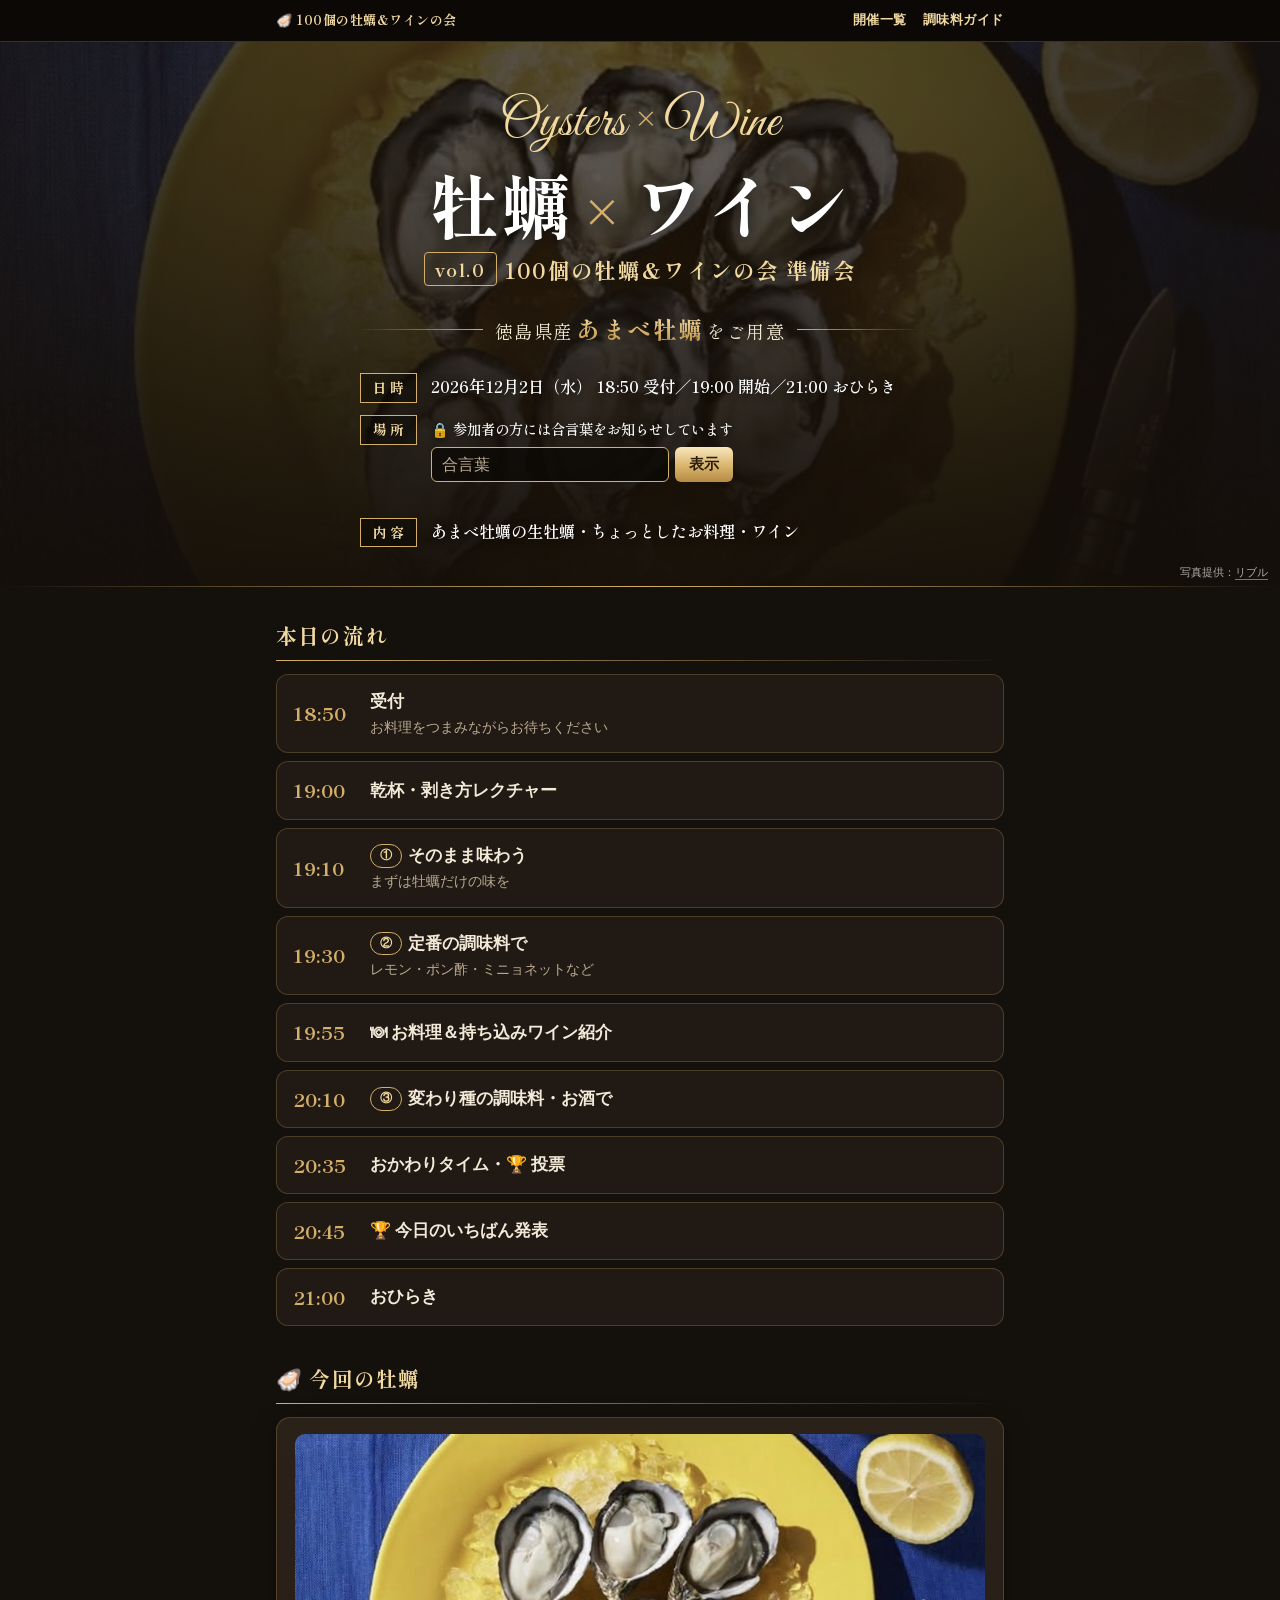
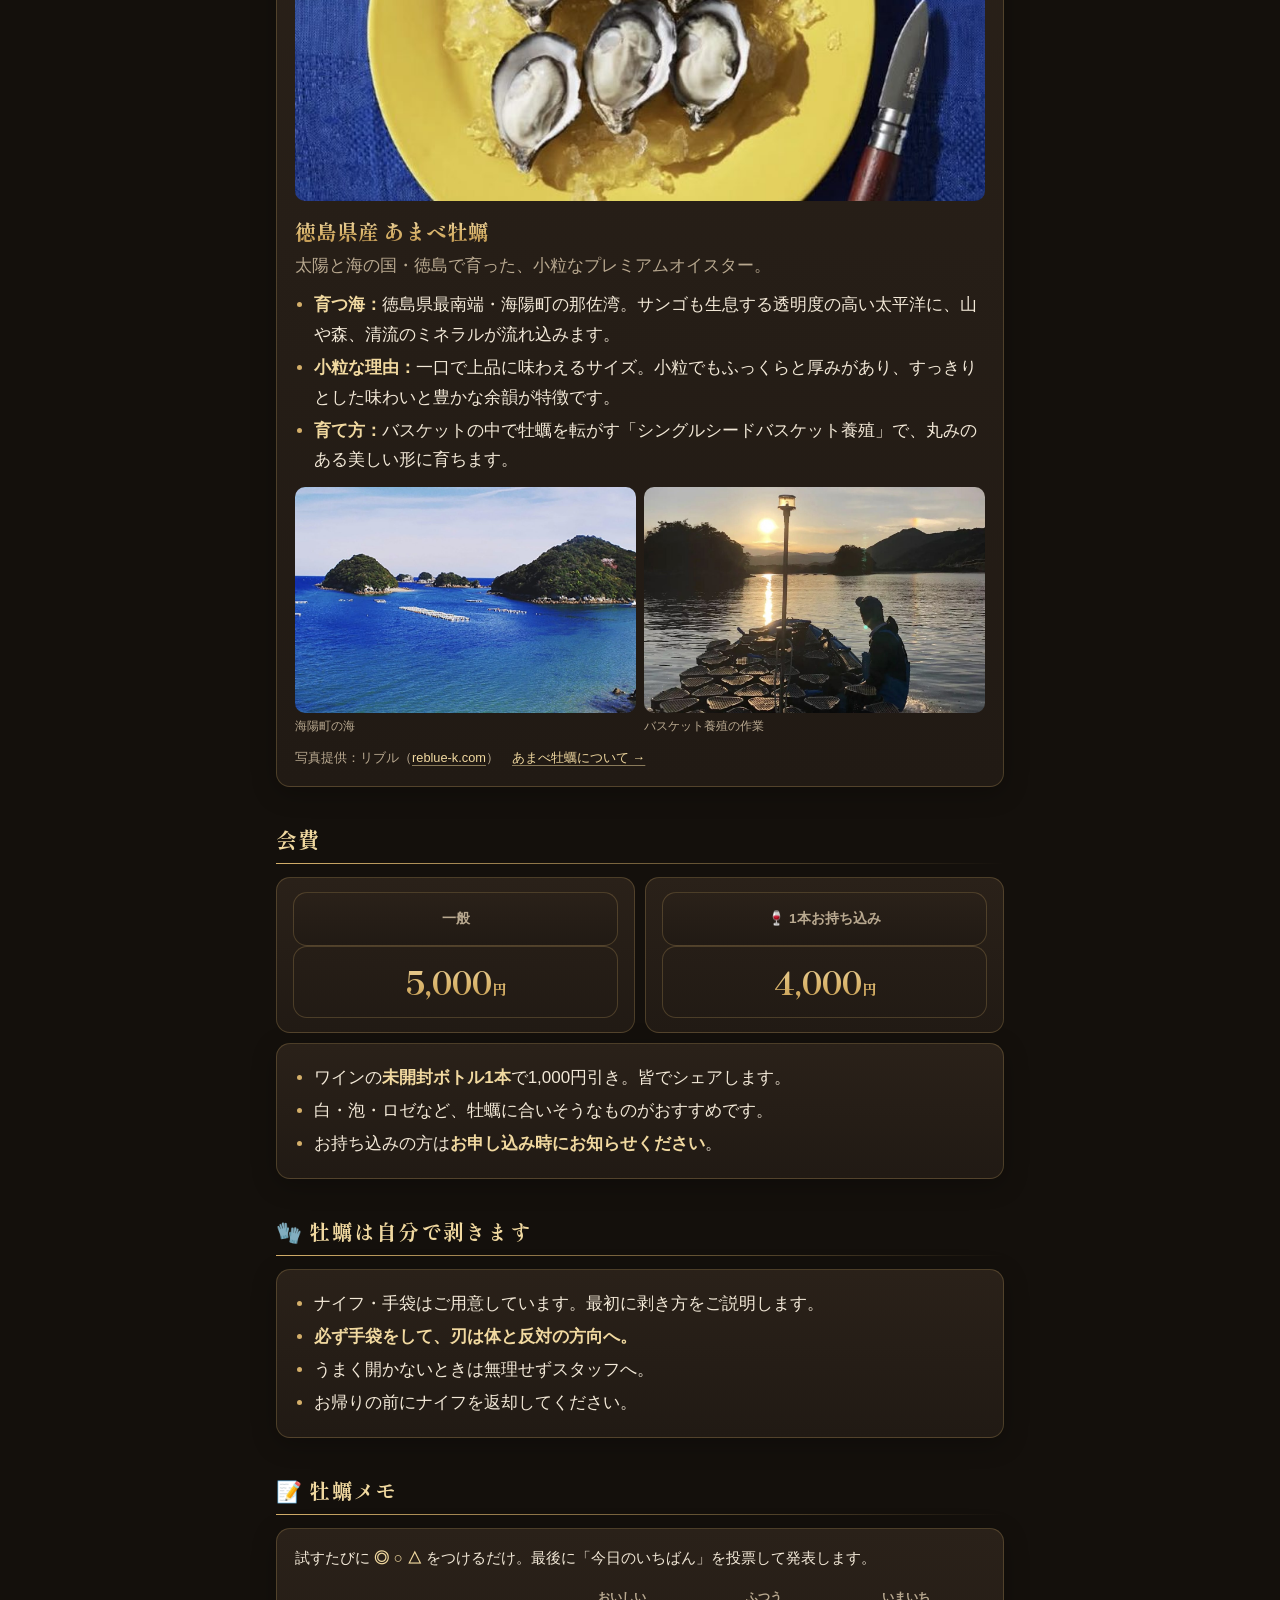
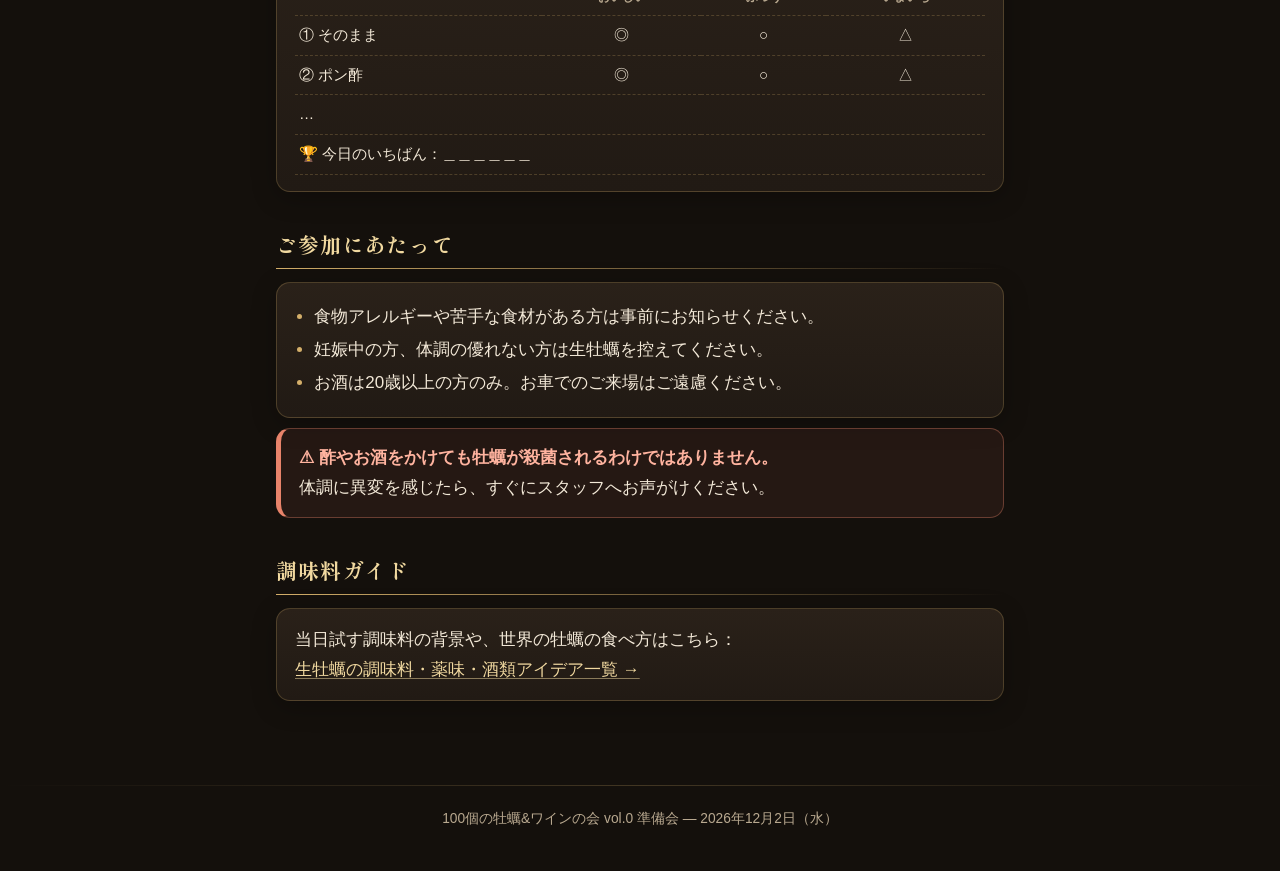
<file: events/vol-0/index.html>
<!DOCTYPE html>
<html lang="ja">
<head>
<meta charset="utf-8">
<meta name="viewport" content="width=device-width, initial-scale=1">
<title>牡蠣×ワイン｜100個の牡蠣&amp;ワインの会 vol.0</title>
<link rel="preconnect" href="https://fonts.googleapis.com">
<link rel="preconnect" href="https://fonts.gstatic.com" crossorigin>
<link rel="stylesheet" href="https://fonts.googleapis.com/css2?family=Great+Vibes&family=Shippori+Mincho:wght@600;700;800&display=swap">
<link rel="stylesheet" href="../../assets/site.css?v=202611261133">
</head>
<!-- 日時・会場・会費は assets/events.js（vol: 0）と assets/presets.js から自動で入ります -->
<body data-vol="0">

<nav class="sitebar"><div class="wrap">
  <a class="home" href="../../">🦪 100個の牡蠣&amp;ワインの会</a>
  <a href="../../#events">開催一覧</a>
  <a href="../../guide/">調味料ガイド</a>
</div></nav>

<header class="hero photo"><div class="wrap">
    <div class="script">Oysters<span class="x">×</span>Wine</div>
    <h1 class="catch">牡蠣<span class="x">×</span>ワイン</h1>
    <div class="series" data-fill="title">100個の牡蠣&amp;ワインの会</div>
    <div class="ribbon"><span>徳島県産<b>あまべ牡蠣</b>をご用意</span></div>
    <ul class="facts">
      <li><b>日時</b><span data-fill="when"></span></li>
      <li><b>場所</b><span data-fill="where"></span></li>
      <li><b>内容</b><span>あまべ牡蠣の生牡蠣・ちょっとしたお料理・ワイン</span></li>
    </ul>
  </div>
  <div class="hero-credit">写真提供：<a href="https://reblue-k.com/amabe-oyster/" target="_blank" rel="noopener">リブル</a></div>
</header>

<main><div class="wrap">

<!-- この回のタイムテーブル（回ごとに編集） -->
<section id="flow">
  <h2>本日の流れ</h2>
  <ol class="tl">
    <li data-t="18:50"><time>18:50</time><span class="t">受付<span class="s">お料理をつまみながらお待ちください</span></span></li>
    <li data-t="19:00"><time>19:00</time><span class="t">乾杯・剥き方レクチャー</span></li>
    <li data-t="19:10"><time>19:10</time><span class="t"><span class="round">①</span>そのまま味わう<span class="s">まずは牡蠣だけの味を</span></span></li>
    <li data-t="19:30"><time>19:30</time><span class="t"><span class="round">②</span>定番の調味料で<span class="s">レモン・ポン酢・ミニョネットなど</span></span></li>
    <li data-t="19:55"><time>19:55</time><span class="t">🍽 お料理＆持ち込みワイン紹介</span></li>
    <li data-t="20:10"><time>20:10</time><span class="t"><span class="round">③</span>変わり種の調味料・お酒で</span></li>
    <li data-t="20:35"><time>20:35</time><span class="t">おかわりタイム・🏆 投票</span></li>
    <li data-t="20:45"><time>20:45</time><span class="t">🏆 今日のいちばん発表</span></li>
    <li data-t="21:00"><time>21:00</time><span class="t">おひらき</span></li>
  </ol>
</section>

<!-- 共通パーツ（assets/presets.js） -->
<section data-block="oyster"></section>
<section data-block="fee" class="pre-only"></section>
<section data-block="shuck"></section>
<section data-block="memo"></section>
<section data-block="notes"></section>
<section data-block="guide" class="pre-only"></section>

</div></main>

<footer><div class="wrap" data-fill="footer"></div></footer>

<script src="../../assets/events.js?v=202611261133"></script>
<script src="../../assets/presets.js?v=202611261133"></script>
<script src="../../assets/venue.js?v=202611261133"></script>
<script src="../../assets/event.js?v=202611261133"></script>
</body>
</html>
</file>
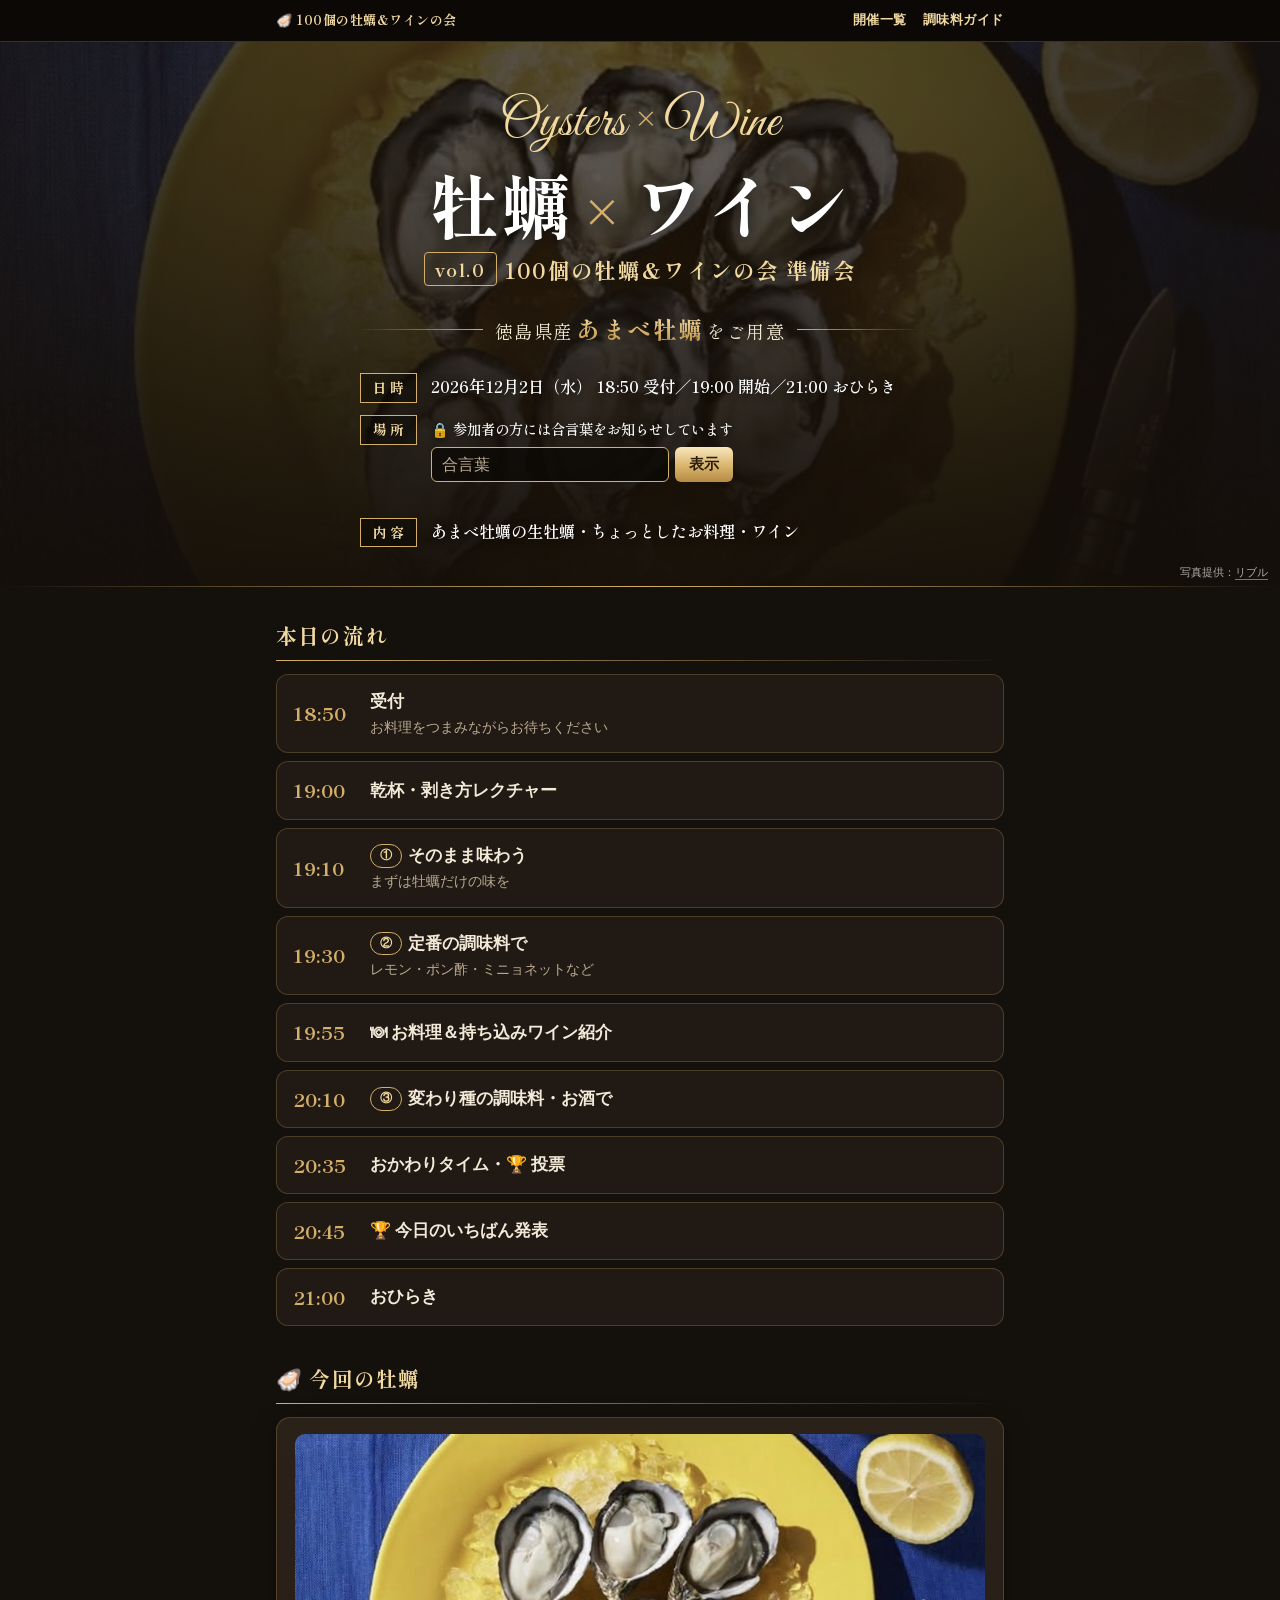
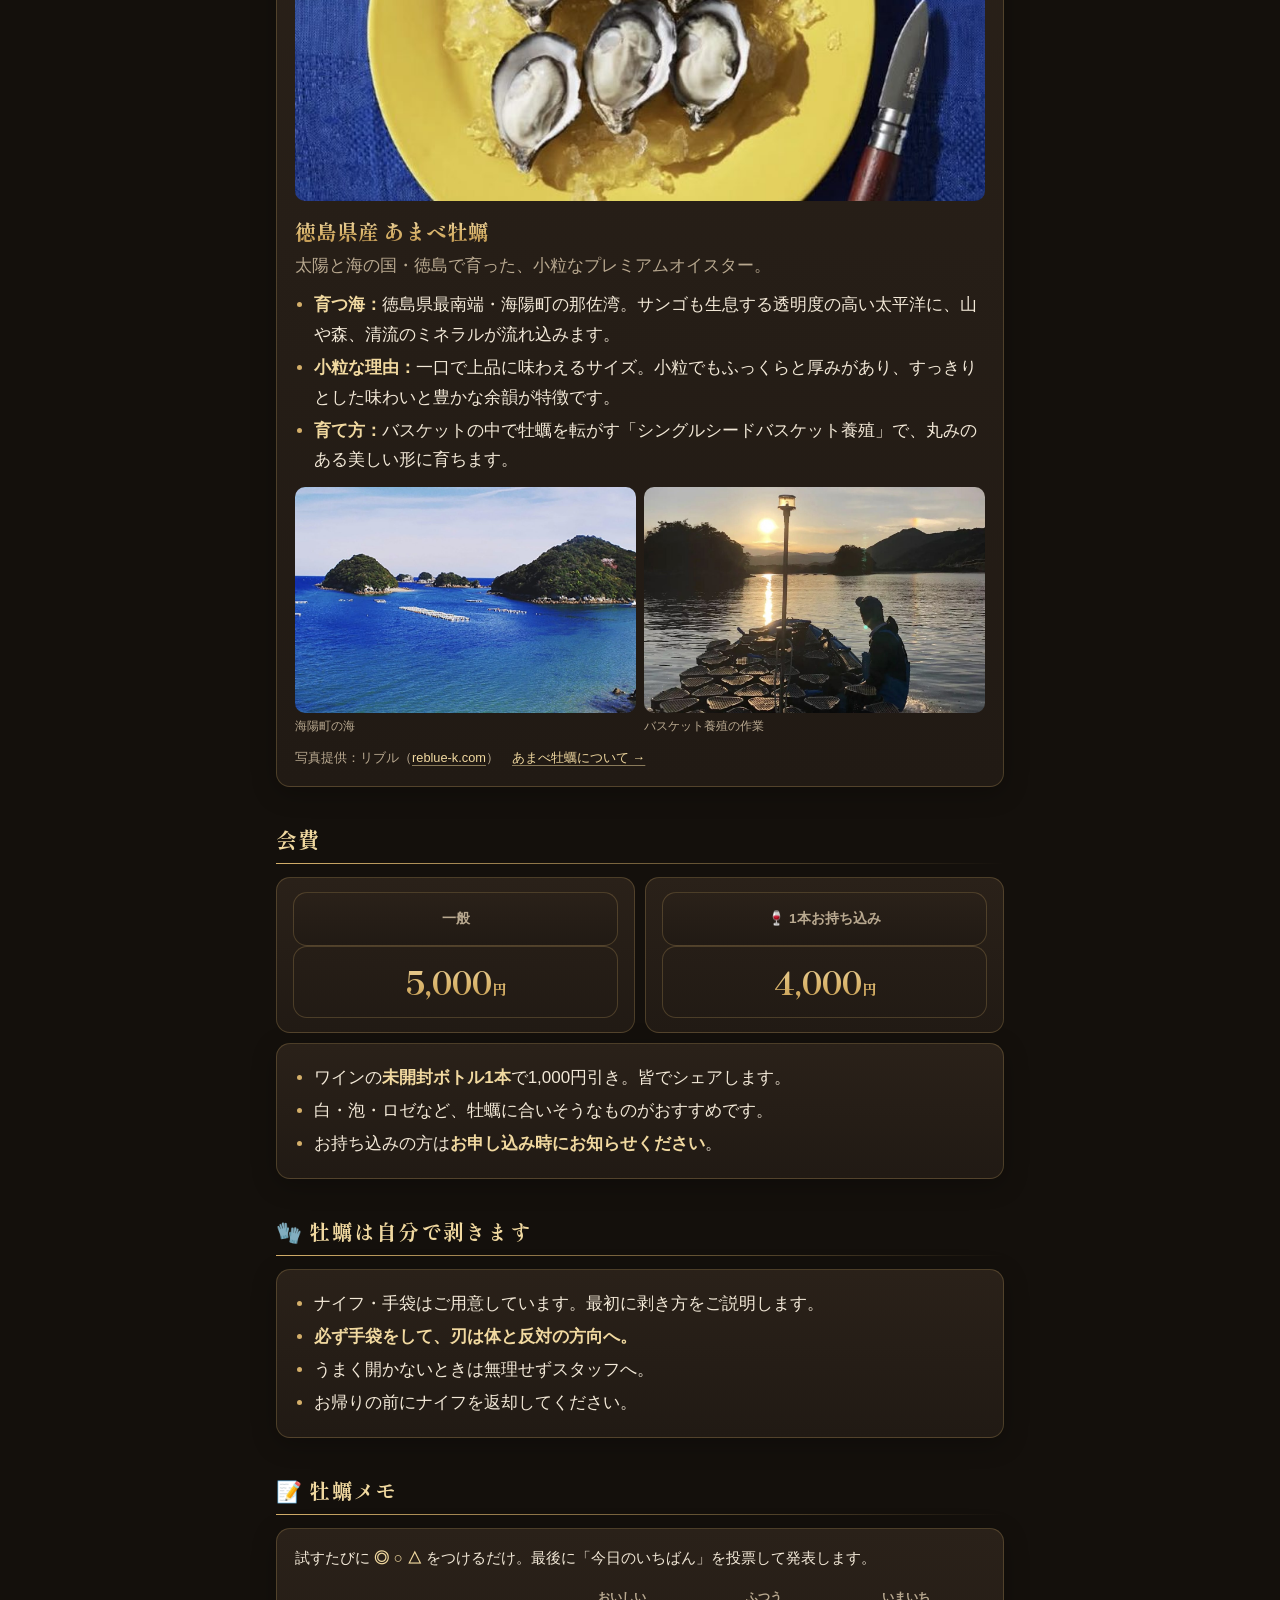
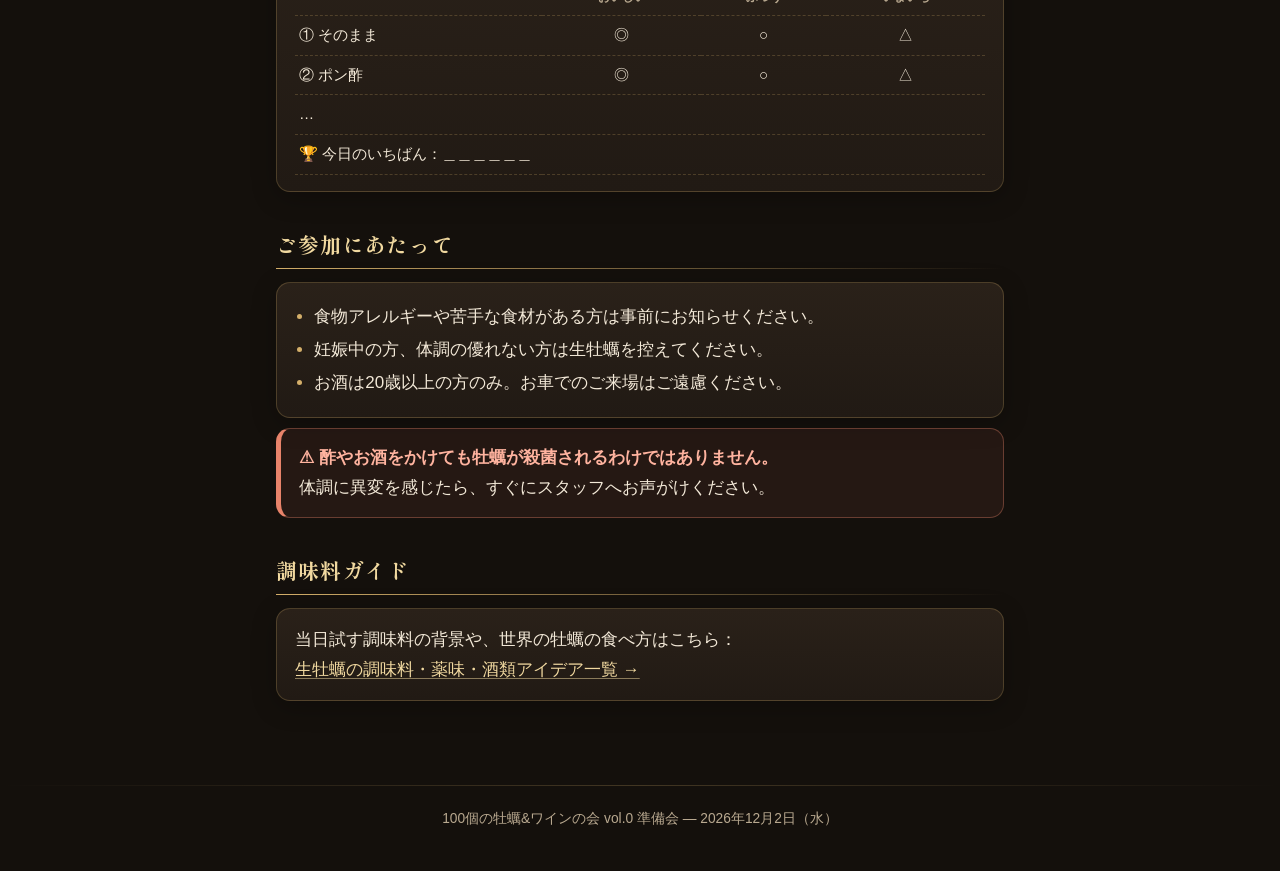
<file: event.html>
<!DOCTYPE html>
<html lang="ja">
<head>
<meta charset="utf-8">
<title>100個の牡蠣&amp;ワインの会 vol.0</title>
<meta name="robots" content="noindex">
<meta http-equiv="refresh" content="0; url=events/vol-0/">
<script>location.replace('events/vol-0/'+location.search+location.hash);</script>
</head>
<body><p>ページは移動しました：<a href="events/vol-0/">100個の牡蠣&amp;ワインの会 vol.0</a></p></body>
</html>
</file>
<file: assets/site.css>
/* Shared styles for the series top page and every event page.
   Look: deep warm black + gold, mincho headings, script accent (matches the event flyer). */
:root{
  --bg:#14100c;--bg-2:#1b1510;--card:#211a14;--card-2:#2a2119;
  --ink:#f3e9d8;--muted:#b9a990;--line:rgba(212,175,106,.24);
  --gold:#d4af6a;--gold-2:#f1d9a0;--gold-3:#a8803f;
  --gold-grad:linear-gradient(180deg,#f8e7bd 0%,#d9b46b 55%,#b58a45 100%);
  --warn:#e8836a;--radius:14px;
  --serif:"Shippori Mincho","Hiragino Mincho ProN","Yu Mincho",serif;
  --script:"Great Vibes",cursive;
}
*{box-sizing:border-box}
body{margin:0;background:var(--bg);color:var(--ink);font-family:-apple-system,BlinkMacSystemFont,"Hiragino Kaku Gothic ProN","Hiragino Sans","Yu Gothic",Meiryo,sans-serif;line-height:1.75;font-size:17px;-webkit-text-size-adjust:100%}
a{color:var(--gold-2);text-underline-offset:3px;text-decoration-color:rgba(241,217,160,.5)}
.wrap{max-width:760px;margin:auto;padding:0 16px}
strong{color:var(--gold-2)}

/* Site bar */
.sitebar{background:#0b0806;border-bottom:1px solid var(--line);font-size:.82rem}
.sitebar .wrap{display:flex;gap:16px;align-items:center;padding-top:9px;padding-bottom:9px;overflow-x:auto;white-space:nowrap}
.sitebar a{color:var(--gold-2);text-decoration:none;font-weight:600;letter-spacing:.04em}
.sitebar a.home{margin-right:auto;font-family:var(--serif);font-weight:700}

/* Hero */
header.hero{position:relative;color:#fff;padding:52px 0 40px;text-align:center;background:var(--bg-2)}
header.hero.photo{background:
  radial-gradient(ellipse at 50% 30%,rgba(20,14,8,.35) 0%,rgba(20,14,8,.78) 75%),
  linear-gradient(180deg,rgba(20,14,8,.35) 0%,rgba(20,14,8,.9) 100%),
  url(img/amabe/oysters-plate.jpg) center 45%/cover no-repeat,var(--bg-2)}
header.hero::after{content:"";position:absolute;left:0;right:0;bottom:0;height:1px;background:linear-gradient(90deg,transparent,var(--gold),transparent)}
.script{font-family:var(--script);font-size:clamp(2.1rem,9vw,3.3rem);line-height:1.1;color:var(--gold-2);text-shadow:0 2px 12px rgba(0,0,0,.6)}
.script .x{font-family:var(--serif);font-size:.55em;vertical-align:.2em;margin:0 .25em;color:var(--gold)}
h1.catch{font-family:var(--serif);font-weight:800;font-size:clamp(2.6rem,13vw,4.4rem);line-height:1.15;margin:.15em 0 .1em;letter-spacing:.04em;color:#fff;text-shadow:0 3px 18px rgba(0,0,0,.7)}
h1.catch .x{color:var(--gold);font-weight:400;font-size:.7em;margin:0 .12em;vertical-align:.08em}
.series{font-family:var(--serif);font-weight:700;font-size:clamp(1.05rem,4.4vw,1.35rem);letter-spacing:.06em;color:var(--gold-2);margin:.2rem 0 0}
.series .vol{display:inline-block;font-family:inherit;border:1px solid var(--gold);color:var(--gold-2);border-radius:4px;padding:0 10px;margin:0 .4em 0 0;font-size:.85em;vertical-align:.1em}
.ribbon{display:flex;align-items:center;gap:12px;justify-content:center;margin:20px auto 22px;max-width:560px;font-family:var(--serif);font-size:clamp(.95rem,4vw,1.15rem);letter-spacing:.08em;color:#f4ead6}
.ribbon::before,.ribbon::after{content:"";flex:1;height:1px;background:linear-gradient(90deg,transparent,var(--gold))}
.ribbon::after{background:linear-gradient(90deg,var(--gold),transparent)}
.ribbon b{font-size:1.3em;background:var(--gold-grad);-webkit-background-clip:text;background-clip:text;color:transparent;margin:0 .15em}
.hero p.lead{margin:0 auto;color:#e8dcc6;max-width:560px;text-shadow:0 1px 8px rgba(0,0,0,.6)}
.hero-credit{position:absolute;right:12px;bottom:6px;font-size:.66rem;color:rgba(255,255,255,.65)}
.hero-credit a{color:inherit}

/* Facts (flyer style: boxed labels) */
.facts{display:grid;gap:12px;margin:0 auto;padding:0;list-style:none;font-size:1.02rem;text-align:left;max-width:560px}
.facts li{display:flex;gap:14px;align-items:baseline}
.facts b{flex:0 0 auto;min-width:4.2em;text-align:center;font-family:var(--serif);font-size:.85rem;font-weight:700;letter-spacing:.2em;padding:2px 6px 2px 9px;border:1px solid var(--gold);color:var(--gold-2);background:rgba(0,0,0,.35)}
.facts span{font-family:var(--serif);font-weight:600;text-shadow:0 1px 8px rgba(0,0,0,.7)}
.facts a{color:var(--gold-2)}

main{padding:30px 0 50px}
section{margin:0 0 34px}
h2{font-family:var(--serif);font-size:1.3rem;font-weight:700;letter-spacing:.06em;margin:0 0 .8rem;padding-bottom:.45rem;color:var(--gold-2);border-bottom:0;background:linear-gradient(90deg,var(--gold),transparent) left bottom/100% 1px no-repeat}
.card{background:linear-gradient(180deg,var(--card-2),var(--card));border:1px solid var(--line);border-radius:var(--radius);padding:16px 18px;box-shadow:0 6px 24px rgba(0,0,0,.25)}
.mt{margin-top:10px}

/* Timeline */
.tl{list-style:none;margin:0;padding:0;display:grid;gap:8px}
.tl li{display:flex;gap:14px;align-items:center;background:var(--card);border:1px solid var(--line);border-radius:12px;padding:12px 16px;transition:background .2s}
.tl time{flex:0 0 3.4em;font-family:var(--serif);font-weight:800;font-variant-numeric:tabular-nums;color:var(--gold);font-size:1.15rem}
.tl .t{font-weight:700}
.tl .s{display:block;font-weight:400;font-size:.86rem;color:var(--muted)}
.tl li.now{background:rgba(212,175,106,.14);border-color:var(--gold);box-shadow:0 0 0 1px var(--gold) inset,0 0 22px rgba(212,175,106,.18)}
.tl li.now time::after{content:"いまここ";display:block;font-family:inherit;font-size:.62rem;letter-spacing:.05em;color:var(--gold-2)}
.tl li.done{opacity:.4}
.round{display:inline-block;border:1px solid var(--gold);color:var(--gold-2);border-radius:99px;font-size:.78rem;padding:0 9px;margin-right:6px;vertical-align:2px}

/* Fee */
.fee{display:grid;grid-template-columns:1fr 1fr;gap:10px}
.fee div{background:linear-gradient(180deg,var(--card-2),var(--card));border:1px solid var(--line);border-radius:var(--radius);padding:14px 16px;text-align:center}
.fee .lbl{font-size:.85rem;color:var(--muted);font-weight:700}
.fee .yen{font-family:var(--serif);font-size:2rem;font-weight:800;line-height:1.3;background:var(--gold-grad);-webkit-background-clip:text;background-clip:text;color:transparent}
.fee .yen small{font-size:.9rem}

ul.pts{margin:0;padding-left:1.2rem}
ul.pts li{margin:.2rem 0}
ul.pts li::marker{color:var(--gold)}

.notice{background:rgba(232,131,106,.08);border:1px solid rgba(232,131,106,.35);border-left:5px solid var(--warn);border-radius:var(--radius);padding:14px 18px}
.notice strong{color:#ffb39f}

/* Oyster memo preview */
.memo{font-size:.95rem}
.memo table{width:100%;border-collapse:collapse}
.memo td,.memo th{padding:6px 4px;border-bottom:1px dashed var(--line);text-align:center}
.memo td:first-child,.memo th:first-child{text-align:left}
.memo th{font-size:.78rem;color:var(--muted)}

/* Event list (top page) */
.events{list-style:none;margin:0;padding:0;display:grid;gap:10px}
.ev{display:flex;gap:14px;align-items:center;background:linear-gradient(180deg,var(--card-2),var(--card));border:1px solid var(--line);border-radius:var(--radius);padding:14px 16px;text-decoration:none;color:inherit;transition:border-color .15s}
.ev:hover{border-color:var(--gold)}
.ev .no{flex:0 0 auto;min-width:64px;text-align:center;background:var(--gold-grad);color:#2a1d0c;border-radius:8px;padding:6px 8px;font-family:var(--serif);font-weight:800;line-height:1.2}
.ev .no small{display:block;font-size:.66rem;font-weight:700;letter-spacing:.08em}
.ev .body{flex:1;min-width:0}
.ev .ttl{font-family:var(--serif);font-weight:800;color:var(--gold-2)}
.ev .meta{font-size:.88rem;color:var(--muted)}
.ev .badge{flex:0 0 auto;font-size:.74rem;font-weight:700;border-radius:99px;padding:1px 10px;border:1px solid var(--gold);color:var(--gold-2)}
.ev.past .no{background:#5b5144;color:#e9dfcd}
.ev.past .badge{border-color:var(--line);color:var(--muted)}
.empty{color:var(--muted);font-size:.92rem}
.ev .lock{color:var(--muted)}

footer{padding:22px 0 40px;color:var(--muted);font-size:.86rem;text-align:center;background:linear-gradient(90deg,transparent,var(--line),transparent) top/100% 1px no-repeat}

/* Passphrase form for locked venues (inside the hero) */
.unlock{display:flex;flex-direction:column;gap:6px}
.lock-msg{font-size:.9rem;opacity:.95}
.unlock-row{display:flex;gap:6px;max-width:320px}
.unlock input{flex:1;min-width:0;font-size:16px;padding:7px 10px;border-radius:6px;border:1px solid var(--gold);background:rgba(10,7,4,.75);color:var(--ink)}
.unlock input::placeholder{color:var(--muted)}
.unlock button{flex:0 0 auto;font-size:.95rem;font-weight:700;padding:7px 14px;border-radius:6px;border:0;background:var(--gold-grad);color:#2a1d0c;cursor:pointer}
.unlock button:disabled{opacity:.6}
.unlock-err{font-size:.85rem;color:#ffc2b1;min-height:1.2em;font-family:initial}

/* Oyster (Amabe) block */
.oyster img{display:block;width:100%;height:auto;border-radius:10px}
.oy-hero{margin:0 0 12px}
.oy-name{margin:0;font-family:var(--serif);font-size:1.3rem;font-weight:800;background:var(--gold-grad);-webkit-background-clip:text;background-clip:text;color:transparent}
.oy-lead{margin:.1rem 0 .6rem;color:var(--muted)}
.oy-grid{display:grid;grid-template-columns:1fr 1fr;gap:8px;margin:12px 0 0}
.oy-grid figure{margin:0}
.oy-grid figcaption{font-size:.78rem;color:var(--muted);margin-top:3px}
.credit{margin:10px 0 0;font-size:.8rem;color:var(--muted)}
.feature-photo{display:grid;grid-template-columns:minmax(0,1fr) minmax(0,1.3fr);gap:16px;align-items:center}
.feature-photo img{display:block;width:100%;height:auto;border-radius:10px}
.feature-photo p{margin:.2rem 0}
.feature-photo .oy-name{font-size:1.2rem}
@media(max-width:560px){.feature-photo{grid-template-columns:1fr}}

/* Big-screen display mode: add ?display to an event page URL */
body.display{font-size:22px}
body.display .pre-only,body.display .sitebar{display:none}
@media print{
  body{font-size:14px;background:#fff;color:#000}
  .sitebar{display:none}
  header.hero{background:#14100c;-webkit-print-color-adjust:exact;print-color-adjust:exact}
  .tl li.now{box-shadow:none;background:none}
}
</file>
